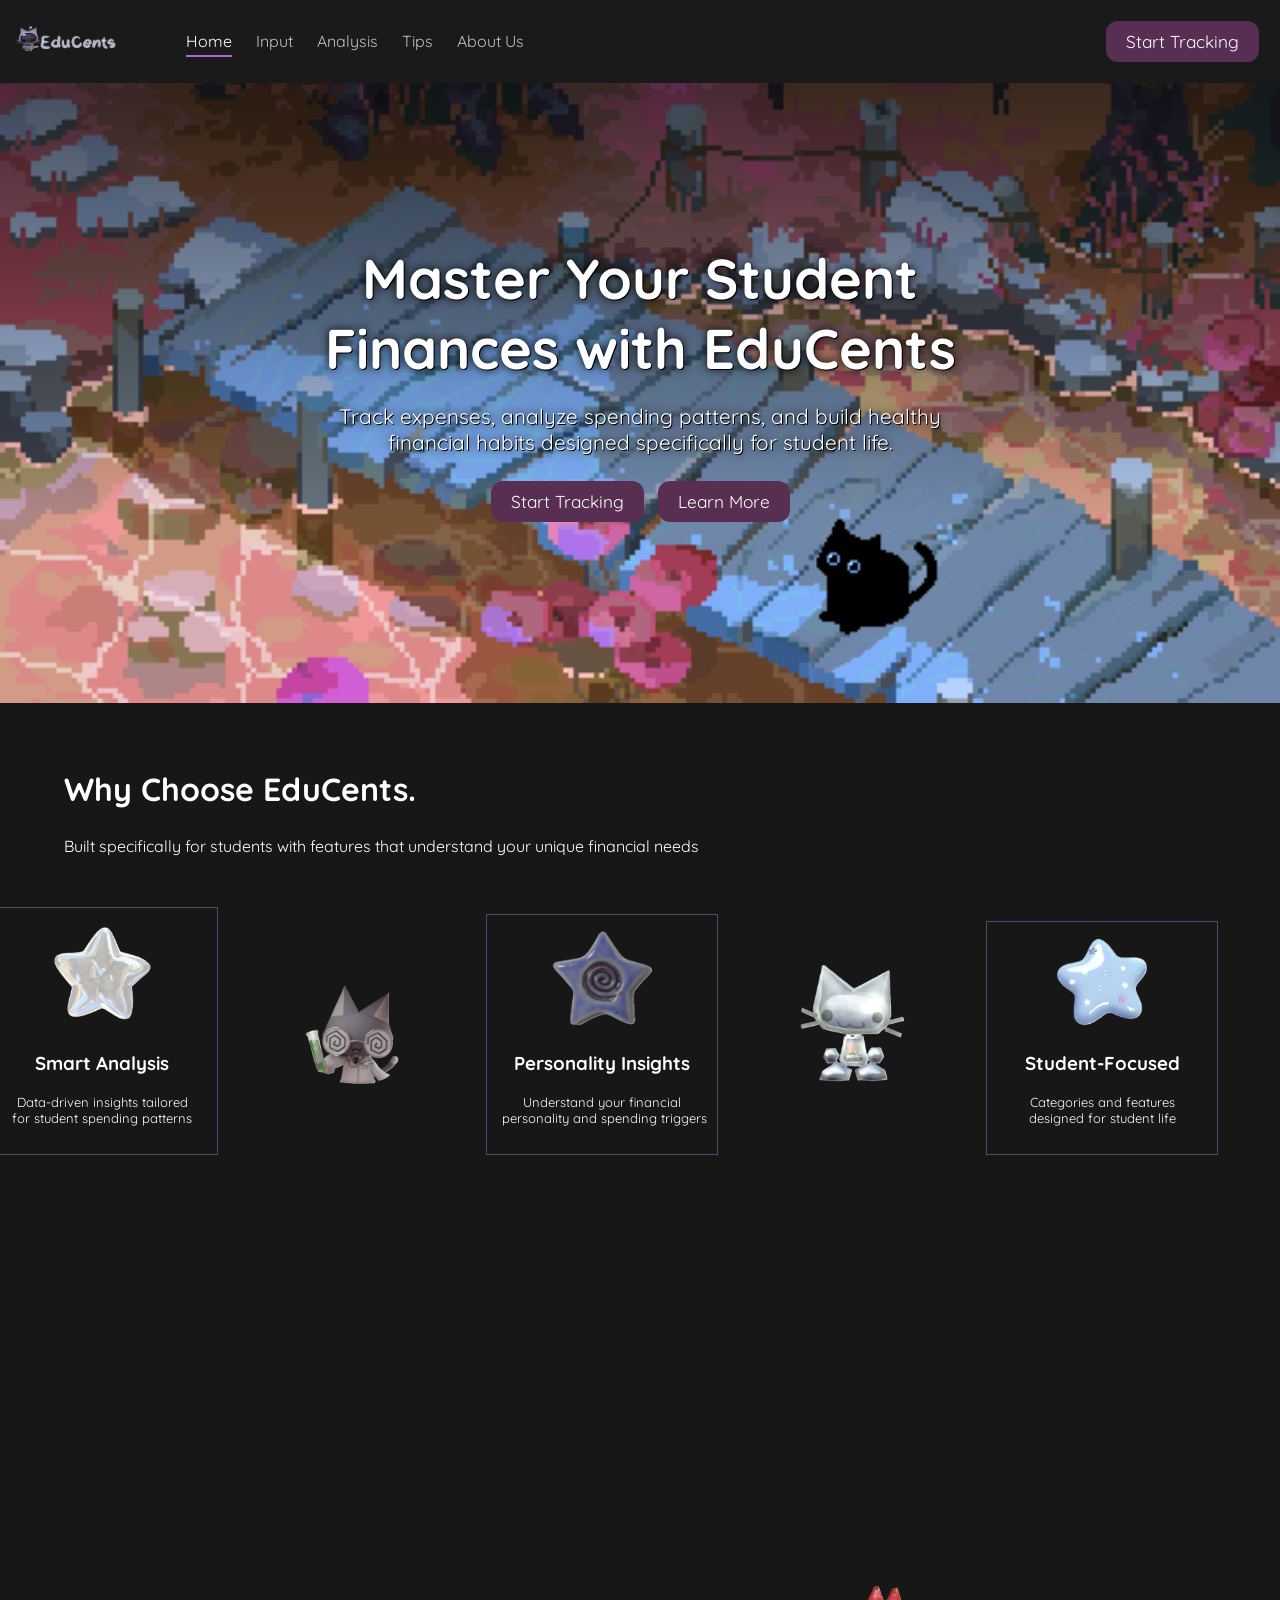
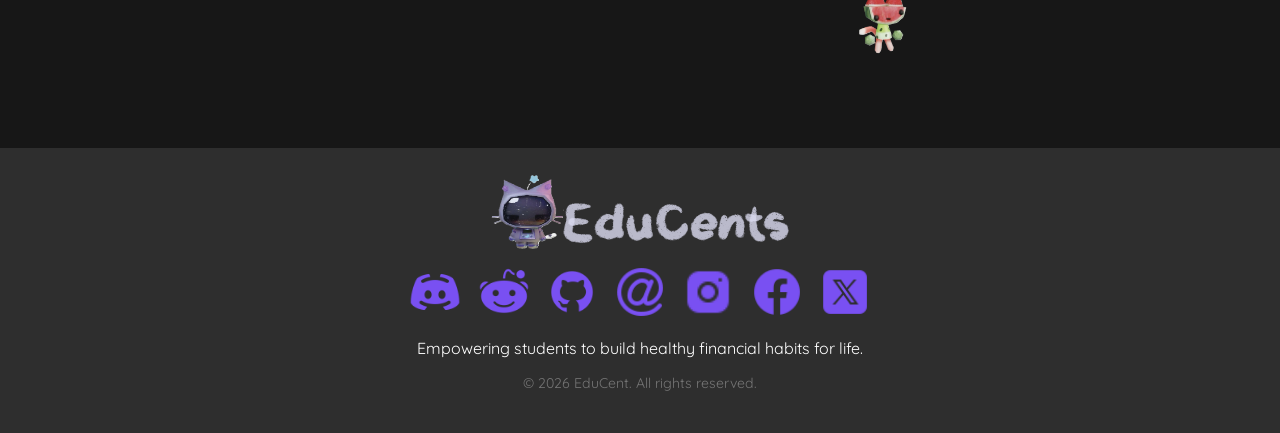
<file: HTML/index.html>
<!DOCTYPE html>
<html>
	<head>
		<meta charset = "utf-8">
		<title>EduCents - Home</title> <!-- TODO add logo and changing title logic -->
		<link rel="stylesheet" href="../CSS/main.CSS">
		<link rel="stylesheet" href="../CSS/home.css">
		
		<!-- Roboto Mono font-->
		<!--<link rel="preconnect" href="https://fonts.googleapis.com">
		<link rel="preconnect" href="https://fonts.gstatic.com" crossorigin>
		<link href="https://fonts.googleapis.com/css2?family=Roboto+Mono:ital,wght@0,100..700;1,100..700&display=swap" rel="stylesheet">
		-->
		<!-- Quicksand font-->
		<link rel="preconnect" href="https://fonts.googleapis.com">
		<link rel="preconnect" href="https://fonts.gstatic.com" crossorigin>
		<link href="https://fonts.googleapis.com/css2?family=Quicksand:wght@300..700&display=swap" rel="stylesheet">
	
		<style>
			#WhyEduCents div div img {
				width: 100px;
			}

			#WhyEduCents div img {
				width: 200px;
			}
		</style>
	</head>


	<body>
		
		<header id="header">
			<div> <!--our logo and nav links-->
				<table class="headerTable" style="width: 100%;">
					<tr>
						<td style="max-width: 60px;" >
							<a href = "#header"><img src = "../assets/EducentsLogo.png" alt = "EduCents logo"></a>
						</td>
						<td >
							<nav>
							<a href = "#header" id="selected">Home</a>
							<a href = "Input.html">Input</a>
							<a href = "Analysis.html">Analysis</a>
							<a href = "Tips.html">Tips</a>
							<a href = "AboutUs.html">About Us</a>
							</nav>
						</td>
						<td style="text-align: right;" >
							<input type="button" value="Start Tracking" class="button">
						</td>
					</tr>
				</table>				
			</div>
		</header>
		<main>
			<section class="parallax1">
				<div id="parallax1">
				<h1>Master Your Student<br>Finances with EduCents</h1>
					<p id="titleCaption">Track expenses, analyze spending patterns, and build healthy<br>financial habits designed specifically for student life.</p>
					<a href = "Input.html"><input type = "button" value = "Start Tracking"  class="button"></a>
					<a href = "Input.html"><input type = "button" value = "Learn More" class="button"></a>
				</div>
			</section>

			<section>

			</section>

			<section id="WhyEduCents">
				<h2>Why Choose EduCents.</h2>
				<p class="left-align">Built specifically for students with features that understand your unique financial needs</p>
				<br>
				<div>
					<marquee scrolldelay = "200" behavior = "alternate">
						<div>
							<img src="../assets/star1.png" alt="icon"/>
							<h3>Smart Analysis</h3>
							<p class="font-light">Data-driven insights tailored 
								<br>for student spending patterns</p>
						</div>

						<img src="../assets/cat2.png" alt="EduCent logo"/>

						<div>
							<img src="../assets/star2.png" alt="icon"/>
							<h3>Personality Insights</h3>
							<p class="font-light">Understand your financial 
								<br>personality and spending triggers</p>
						</div>

						<img src="../assets/cat3.png" alt="EduCent logo"/>

						<div>
							<img src="../assets/star3.png" alt="icon"/>
							<h3>Student-Focused</h3>
							<p class="font-light">Categories and features
								<br> designed for student life</p>
						</div>

						<img src="../assets/cat4.png" alt="EduCent logo"/>

						<div>
							<img src="../assets/star4.png" alt="icon"/>
							<h3>Easy Tracking</h3>
							<p class="font-light">Quick expense input with
								<br> smart categorization</p>
						</div>

						<img src="../assets/cat5.png" alt="EduCent logo"/>


						<!------------------Duplicates-------------------------->
						<div>
							<img src="../assets/star1.png" alt="icon"/>
							<h3>Smart Analysis</h3>
							<p class="font-light">Data-driven insights tailored 
								<br>for student spending patterns</p>
						</div>

						<img src="../assets/cat2.png" alt="EduCent logo"/>

						<div>
							<img src="../assets/star2.png" alt="icon"/>
							<h3>Personality Insights</h3>
							<p class="font-light">Understand your financial 
								<br>personality and spending triggers</p>
						</div>

						<img src="../assets/cat3.png" alt="EduCent logo"/>

						<div>
							<img src="../assets/star3.png" alt="icon"/>
							<h3>Student-Focused</h3>
							<p class="font-light">Categories and features
								<br> designed for student life</p>
						</div>

						<img src="../assets/cat4.png" alt="EduCent logo"/>

						<div>
							<img src="../assets/star4.png" alt="icon"/>
							<h3>Easy Tracking</h3>
							<p class="font-light">Quick expense input with
								<br> smart categorization</p>
						</div>

						<img src="../assets/cat5.png" alt="EduCent logo"/>


					</marquee>
				</div>
			</section>


			<section class="parallax2">
				<marquee direction="down" behavior = "alternate" height="100%" scrollamount = "20">
					<marquee behavior = "alternate" width="100%" scrollamount = "20">
						<img src="../assets/watermelon-cat.png"  width = "100">
					</marquee>
				</marquee>
			</section>
		</main>


		<footer>
            <!-- logo -->
            <h1>
			<a href = "index.html"><img class = "footerimg" src = "../assets/EducentsLogo.png" alt = "EduCents logo"></a>
            </h1>
            <!-- our social links -->
            <div >
                <a href = "https://discord.com/">
                    <img src="../assets/discord-logo 1.png" width="50" height="50" alt="discord">
                </a>
                <a href = "https://www.reddit.com/">
                    <img src="../assets/reddit 1.png" width="50" height="50" alt="reddit">
                </a>
                <a href = "https://github.com/">
                    <img src="../assets/github 1.png" width="50" height="50" alt="github">
                </a>
                <a href = "mailto:educents@gmail.com">
                    <img src="../assets/icons8-email-symbol-50.png" width="45" height="45" alt="email">
                </a>
                <a href= "https://www.instagram.com/">
                    <img src="../assets/icons8-instagram-30.png" width="50" height="50" alt="insta">
                </a>
                <a href= "https://www.facebook.com/">
                    <img src="../assets/icons8-facebook-50 1.png" width="50" height="50" alt="facebook">
                </a>
                    <a href= "https://x.com/?lang=en">
                    <img src="../assets/icons8-x-50 1.png" width="50" height="50" alt="x">
                </a>
            </div>
 
            <!-- footer text -->
            <p>Empowering students to build healthy financial habits for life.</p>
            <p style="font-size: 0.88rem; color: rgb(117, 117, 117);">© 2026 EduCent. All rights reserved.</p>
        </footer>
    </body>
</html>
</file>
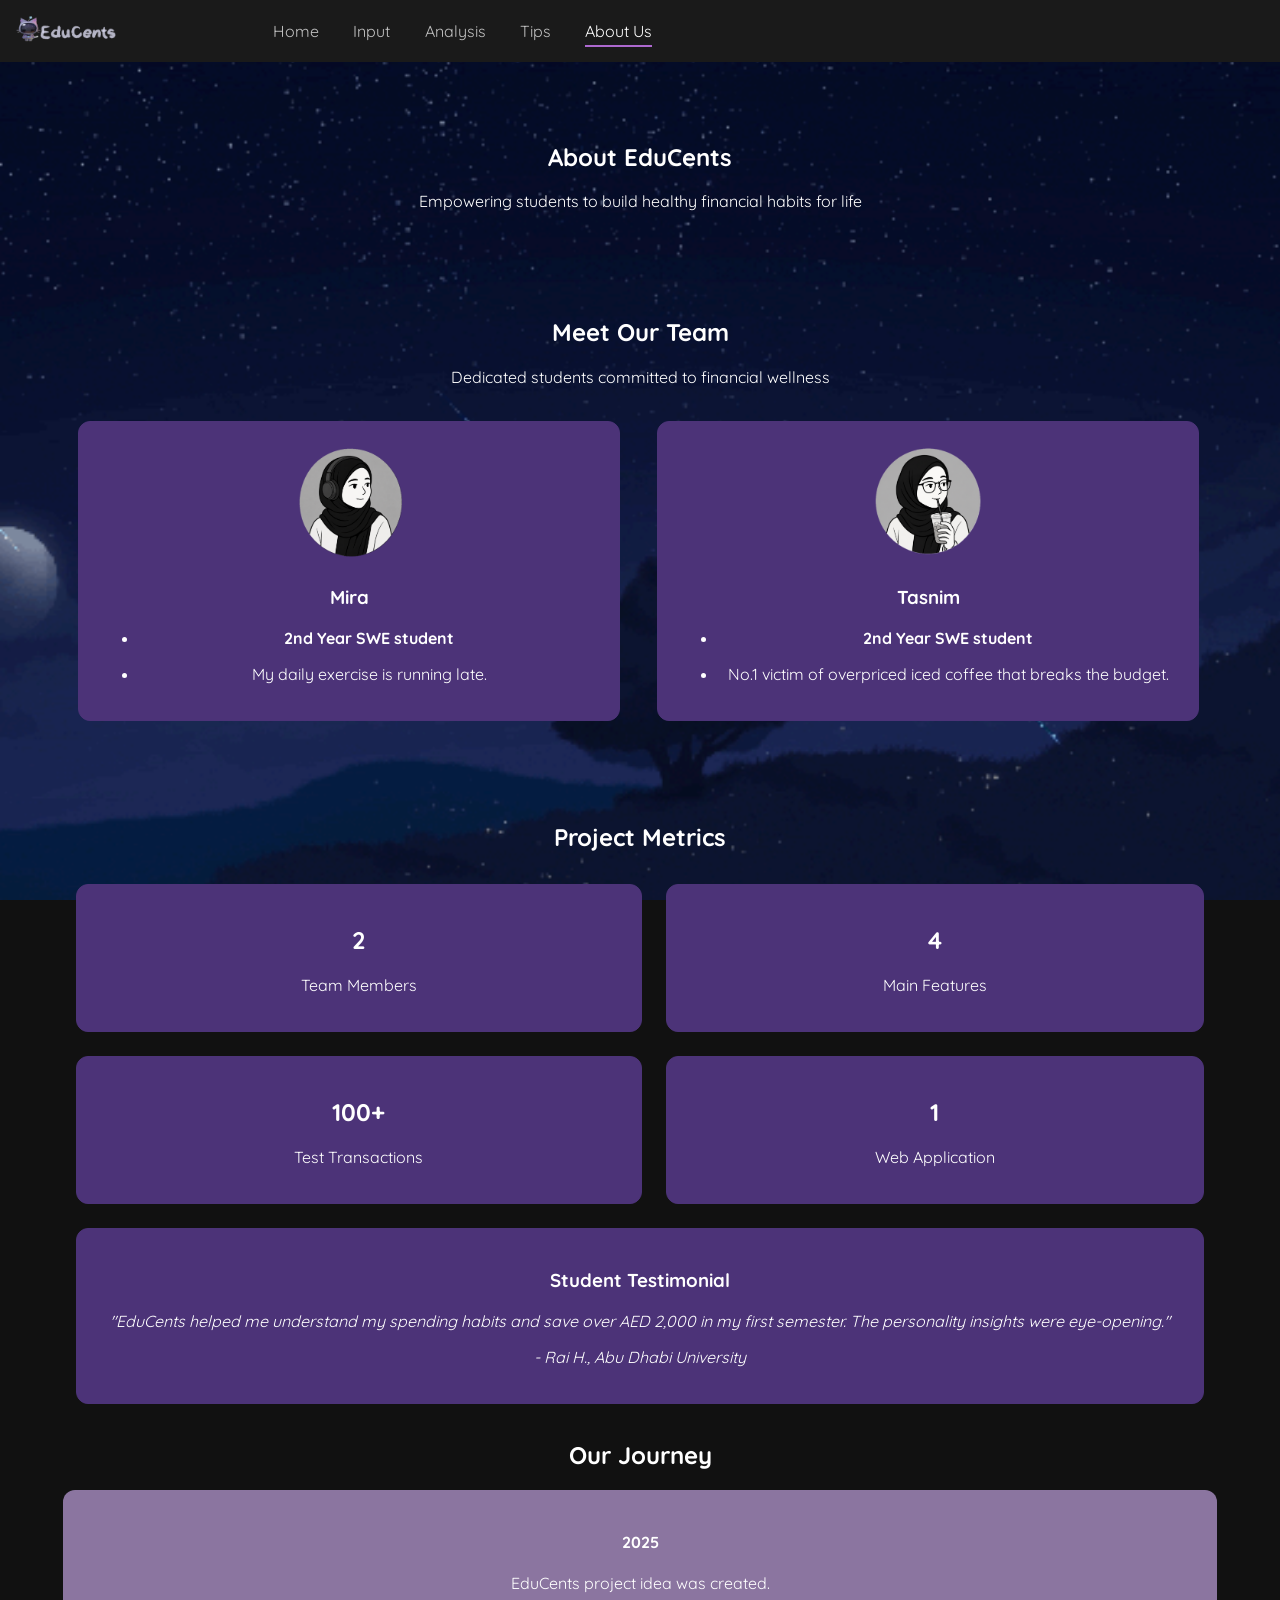
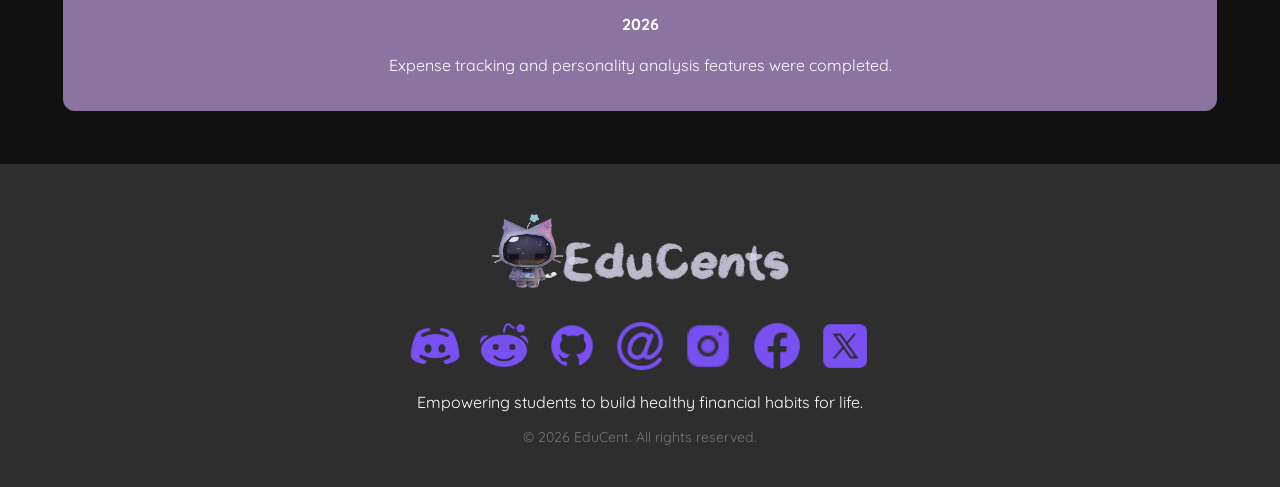
<file: HTML/AboutUs.html>
<!DOCTYPE html>
<html>
    <head>
        <meta charset = "utf-8">
		<title>About Us</title>
        <link rel="stylesheet" href="../CSS/main.CSS">
        <link rel="stylesheet" href="../CSS/aboutus.css">
        
        <!-- Quicksand font-->
        <link rel="preconnect" href="https://fonts.googleapis.com">
        <link rel="preconnect" href="https://fonts.gstatic.com" crossorigin>
        <link href="https://fonts.googleapis.com/css2?family=Quicksand:wght@300..700&display=swap" rel="stylesheet">
        <style>
    
            body{
                font-family: quicksand;
                margin:0;

                background-color:#111111;
            }
    
            .aboutHeader{
                text-align:center;
                padding:40px;
            }
    
            .aboutSection{
                padding:30px 60px;
            }
    
            .memberBox{
                border:1px solid #4c3378;
                background-color:#4c3378;
                padding:20px;
                margin:15px;
                text-align:center;
                transition:0.3s;
            }
    
            .memberBox:hover{
                transform:scale(1.05);
            }
    
            .metricBox{
                border:1px solid #4c3378;
                background-color:#4c3378;
                padding:20px;
                margin:10px;
                text-align:center;
                transition:0.3s;
            }
    
            .metricBox:hover{
                transform:scale(1.05);
            }
    
    
            hr{
                margin-left:50px;
                margin-right:50px;
            }
    
        </style>
    
        <script>
    
            function showJourney()
            {
                var output = "";
    
                for(var year = 2025; year <= 2026; year++)
                {
                    if(year == 2025)
                    {
                        output += "<h4>" + year + "</h4>";
                        output += "<p>EduCents project idea was created.</p>";
                    }
    
                    if(year == 2026)
                    {
                        output += "<h4>" + year + "</h4>";
                        output += "<p>Expense tracking and personality analysis features were completed.</p>";
                    }
                }
    
                document.getElementById("journeyYears").innerHTML = output;
            }
    
        </script>
    
    </head>
 
    <body onload="showJourney()">
        <header id="header">
            <div> <!--our logo and nav links-->
                <table class="headerTable" style="width: 100%;">
                    <tr>
                        <td style="max-width: 60px;" >
                            <a href = "index.html"><img src = "../assets/EducentsLogo.png" alt = "EduCents logo"></a>
                        </td>
                        <td>
                            <nav>
							<a href = "index.html">Home</a>
							<a href = "Input.html">Input</a>
                            <a href = "Analysis.html">Analysis</a>
                            <a href = "Tips.html">Tips</a>
                            <a href = "#header" id="selected">About Us</a>
                            </nav>
                        </td>
                    </tr>
                </table>                
            </div>
        </header>
		
        <main>
        
            <section class="aboutHeader">
                <h1>About EduCents</h1>
        
                <p>
                    Empowering students to build healthy financial habits for life
                </p>
        
            </section>
        
        
            <section class="aboutSection">
                <h2 style="text-align:center;">Meet Our Team</h2>
                <p style="text-align:center;">
                    Dedicated students committed to financial wellness
                </p>
        
                <table style="width:100%;">
                    <tr>
                        <td>
                            <div class="memberBox">
                                <img src="../assets/Mira.png" alt="Member 1" width="120">
        
                                <h3>Mira</h3>
        

                                <ul>
                                <li><p><b>2nd Year SWE student</b></p></li>
                                <li>
                                <p>
                                    My daily exercise is running late.
                                </p>
                                </li>
                                </ul>
                            </div>
                        </td>
                        <td>
                            <div class="memberBox">
        
                                <img src="../assets/Tanseem.png" alt="Member 2" width="120">
        
                                
                                <h3>Tasnim</h3>
                                <ul>
                                <li>
                                <p><b>2nd Year SWE student</b></p></li>
                                <li>
                                <p>
                                    No.1 victim of overpriced iced coffee that breaks the budget.
                                </p>
                                </li>
                                </ul>
                            </div>
                        </td>
                    </tr>
                </table>
            </section>
                
            
            <section class="aboutSection">
                <table style="width:100%;">
                    <tr>
                        <td style="width:50%;">
                            <h2>Project Metrics</h2>
                            <table style="width:100%;">
                                <tr>
                                    <td>
                                        <div class="metricBox">
                                            <h1>2</h1>
                                            <p>Team Members</p>
        
                                        </div>
                                    </td>
        
                                    <td>
                                        <div class="metricBox">
                                            <h1>4</h1>
                                            <p>Main Features</p>
        
                                        </div>
                                    </td>
        
                                </tr>
                                <tr>
                                    <td>
                                        <div class="metricBox">
                                            <h1>100+</h1>
                                            <p>Test Transactions</p>
                                        </div>
                                    </td>
        
                                    <td>
                                        <div class="metricBox">
                                            <h1>1</h1>
                                            <p>Web Application</p>
                                        </div>
                                    </td>
                                </tr>
                                <tr>
                                    <td colspan="2">
                                        <div class="metricBox">
                                            <h3>Student Testimonial</h3>
                                            <p style="font-style:italic;">
                                                "EduCents helped me understand my spending habits and save
                                                over AED 2,000 in my first semester. The personality insights were eye-opening."
                                            </p>
                                
                                            <p>
                                                <em>- Rai H., Abu Dhabi University</em>
                                            </p>
                                        </div>
                                    </td>
                                </tr>
                            </table>
                        </td>
                    </tr>
                    <tr>
                        <td>
                            <h2>Our Journey</h2>
                            <div id="journeyYears"></div>
                        </td>
                    </tr>
                </table>
            </section>
        </main>
 
 
 
		<footer>
            <!-- logo -->
            <h1>
			<a href = "index.html"><img class = "footerimg" src = "../assets/EducentsLogo.png" alt = "EduCents logo"></a>
            </h1>
            <!-- our social links -->
            <div >
                <a href = "https://discord.com/">
                    <img src="../assets/discord-logo 1.png" width="50" height="50" alt="discord">
                </a>
                <a href = "https://www.reddit.com/">
                    <img src="../assets/reddit 1.png" width="50" height="50" alt="reddit">
                </a>
                <a href = "https://github.com/">
                    <img src="../assets/github 1.png" width="50" height="50" alt="github">
                </a>
                <a href = "mailto:educents@gmail.com">
                    <img src="../assets/icons8-email-symbol-50.png" width="45" height="45" alt="email">
                </a>
                <a href= "https://www.instagram.com/">
                    <img src="../assets/icons8-instagram-30.png" width="50" height="50" alt="insta">
                </a>
                <a href= "https://www.facebook.com/">
                    <img src="../assets/icons8-facebook-50 1.png" width="50" height="50" alt="facebook">
                </a>
                    <a href= "https://x.com/?lang=en">
                    <img src="../assets/icons8-x-50 1.png" width="50" height="50" alt="x">
                </a>
            </div>
 
            <!-- footer text -->
            <p>Empowering students to build healthy financial habits for life.</p>
            <p style="font-size: 0.88rem; color: rgb(117, 117, 117);">© 2026 EduCent. All rights reserved.</p>
        </footer>
    </body>
</html>
</file>
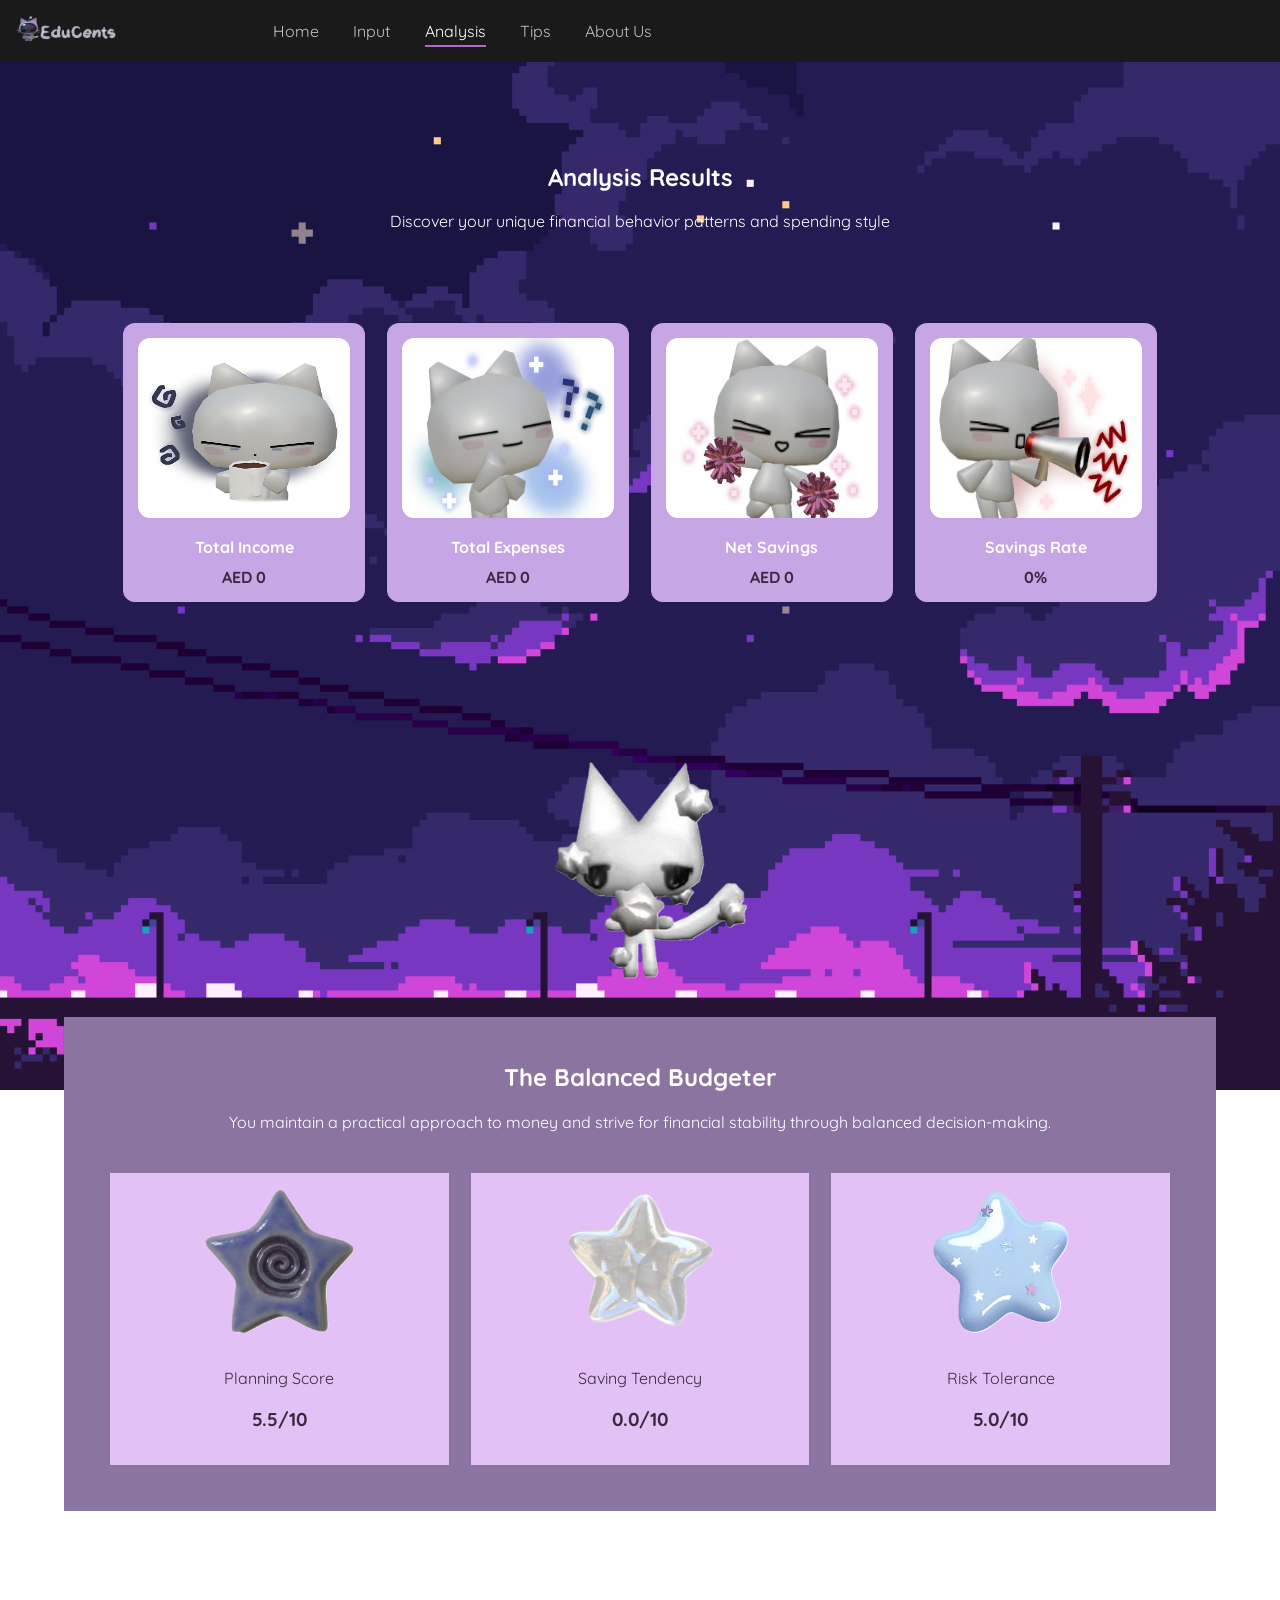
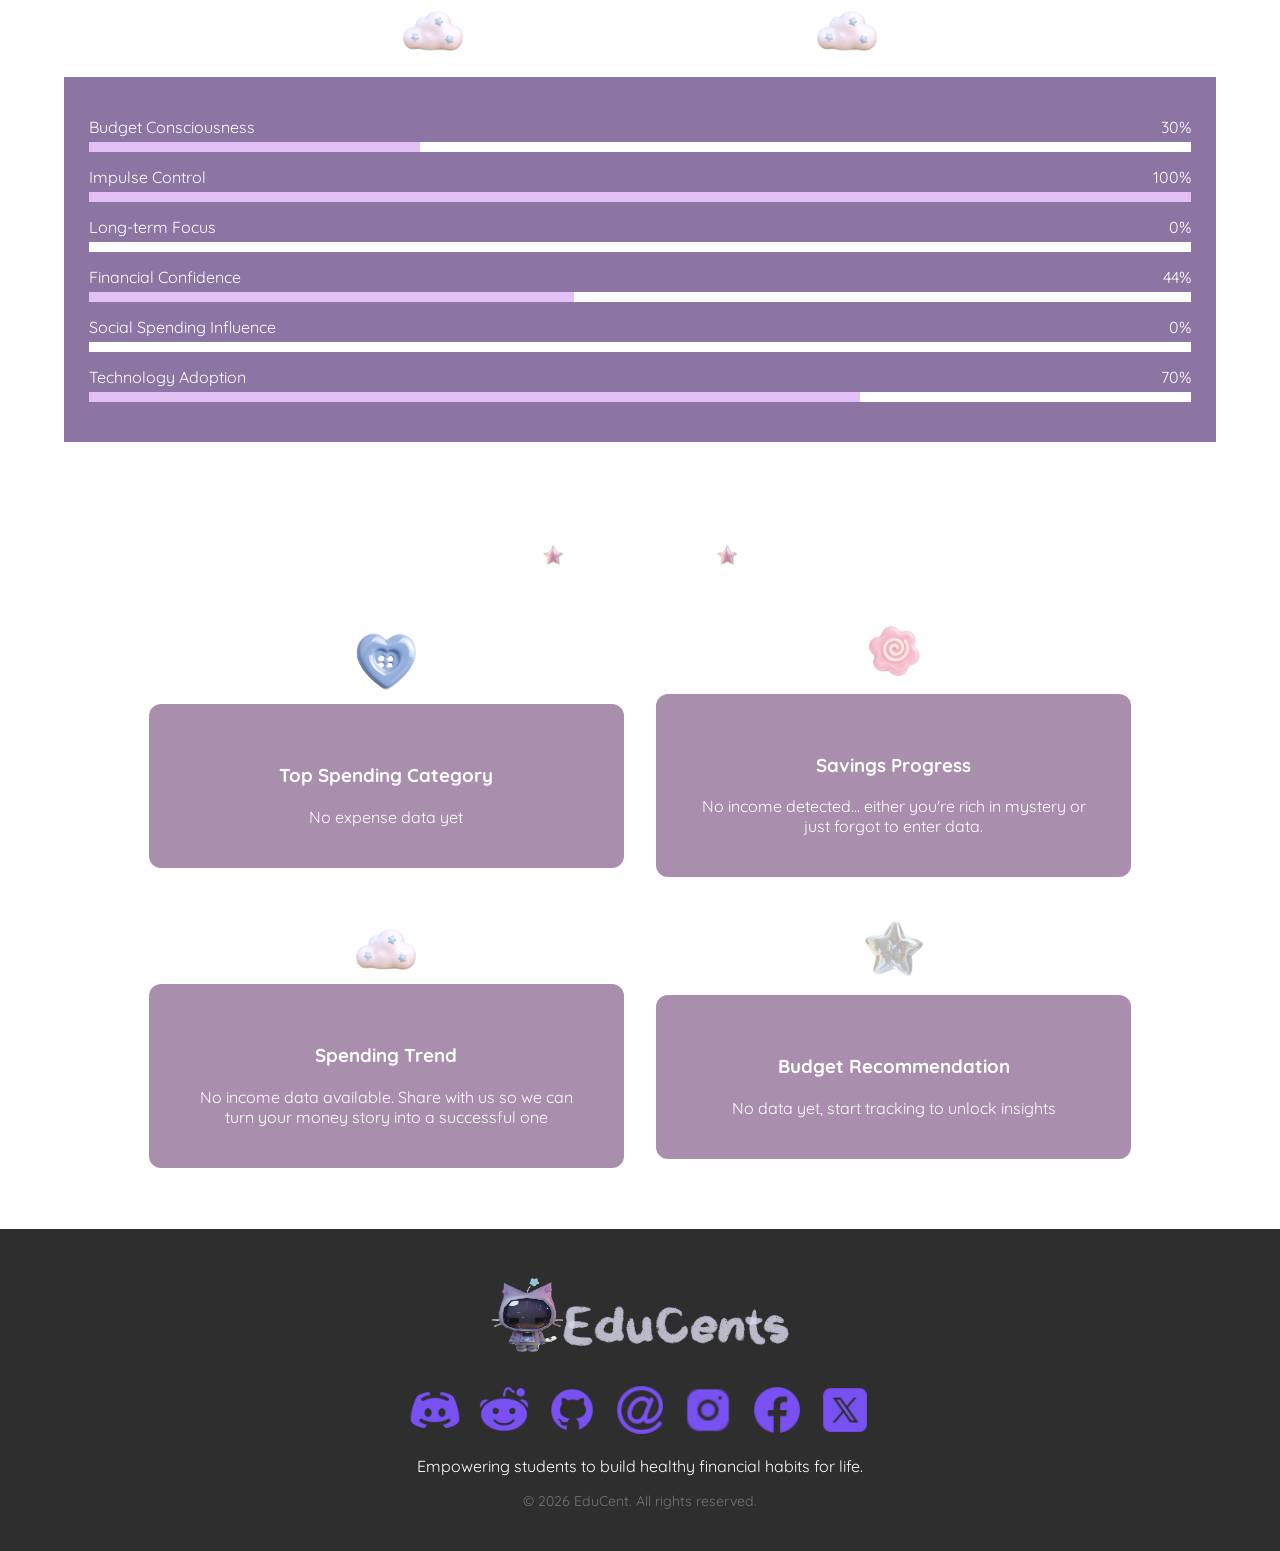
<file: HTML/Analysis.html>
<!DOCTYPE html>
<html>
    <head>
        <meta charset = "utf-8">
		<title>Analysis Results</title>
        <link rel="stylesheet" href="../CSS/main.CSS">
        <link rel="stylesheet" href="../CSS/analysis.css">
        
        <link rel="preconnect" href="https://fonts.googleapis.com">
        <link rel="preconnect" href="https://fonts.gstatic.com" crossorigin>
        <link href="https://fonts.googleapis.com/css2?family=Quicksand:wght@300..700&display=swap" rel="stylesheet">

        <style>
            .incomeRows{
                background-color: rgb(219, 201, 250);
            }
            .expenseRows{
                background-color: rgb(216, 175, 216);
            }
        </style>
    
        <script>
            var incomeRows = "";
            var expenseRows = "";

            function loadPersonality(){
                var income = parseFloat(localStorage.getItem("totalIncome"));
                var expense = parseFloat(localStorage.getItem("totalExpense"));
                var rows = localStorage.getItem("expenseRows");
 
                if(isNaN(income)) income = 0;
                if(isNaN(expense)) expense = 0;
                if(rows == null) rows = "";
 
                calculatePersonality(income, expense, rows);
            }
 
            function calculatePersonality(income, expense, rows){
                var savingsRate = 0;
                if(income > 0){
                    savingsRate = ((income - expense) / income) * 100;
                }
                if(savingsRate < 0){ savingsRate = 0; }
                calculateScores(savingsRate, rows);
            }
 
            function calculateScores(savingsRate, rows){
                var planningScore;
                var savingTendency;
                var riskTolerance = 5;
                var food = 0;
                var transport = 0;
                var education = 0;
                var entertainment = 0;
                var shopping = 0;
 
                if(savingsRate >= 40){ planningScore = 8.5; }
                else if(savingsRate >= 25){ planningScore = 7.5; }
                else if(savingsRate >= 10){ planningScore = 6.5; }
                else if(savingsRate >= 0){ planningScore = 5.5; }
                else{ planningScore = 3.5; }
 
                savingTendency = savingsRate / 10;
                if(savingTendency > 10){ savingTendency = 10; }
 
                var word = "";
                for(var i = 0; i < rows.length; i++){
                    var ch = rows[i];
                    if(ch != "<" && ch != ">" && ch != "/" && ch != " "){
                        word += ch;
                    } else {
                        if(word == "Food&Dining" || word == "Food"){ food++; }
                        else if(word == "Transportation"){ transport++; }
                        else if(word == "Education"){ education++; }
                        else if(word == "Entertainment"){ entertainment++; }
                        else if(word == "Shopping"){ shopping++; }
                        word = "";
                    }
                }
 
                if(entertainment >= 2){ riskTolerance++; }
                if(shopping >= 2){ riskTolerance++; }
                if(education >= 2){ riskTolerance--; }
                if(savingsRate > 40){ riskTolerance--; }
                if(riskTolerance < 3){ riskTolerance = 3; }
                if(riskTolerance > 9){ riskTolerance = 9; }
 
                displaySummary(planningScore, savingTendency, riskTolerance,
                    savingsRate, entertainment, shopping, education);
            }
 
            function displaySummary(planning, saving, risk, savingsRate, entertainment, shopping, education){
                document.getElementById("planningScore").innerHTML = planning.toFixed(1) + "/10";
                document.getElementById("savingTendency").innerHTML = saving.toFixed(1) + "/10";
                document.getElementById("riskTolerance").innerHTML = risk.toFixed(1) + "/10";
 
                var personality;
                var description;
 
                if(planning >= 8 && saving >= 6){
                    personality = "The Mindful Spender";
                    description = "You demonstrate thoughtful financial decision-making with a balanced approach to saving and spending. You prioritize essential expenses while maintaining room for occasional treats.";
                }
                else if(saving >= 8 && risk <= 4){
                    personality = "The Cautious Saver";
                    description = "You value security and consistently prioritize saving. You carefully consider financial decisions before taking action.";
                }
                else if(planning >= 7){
                    personality = "The Goal-Oriented Planner";
                    description = "You make intentional choices and focus on achieving long-term financial goals through discipline and planning.";
                }
                else if(risk >= 7){
                    personality = "The Free Spirit";
                    description = "You enjoy flexibility and experiences, although developing stronger financial habits could improve stability.";
                }
                else{
                    personality = "The Balanced Budgeter";
                    description = "You maintain a practical approach to money and strive for financial stability through balanced decision-making.";
                }
 
                document.getElementById("personalityType").innerHTML = personality;
                document.getElementById("personalityDescription").innerHTML = description;
 
                calculateTraits(planning, savingsRate, entertainment, shopping, education);
            }
 
            function calculateTraits(planning, savingsRate, entertainment, shopping, education){
                var budget = Math.round(Math.min(100, savingsRate + 30));
                var impulse = Math.max(0, 100 - (shopping * 15));
                var focus = Math.min(100, Math.round((education * 10) + savingsRate));
                var confidence = Math.round(planning * 8);
                var social = Math.min(100, entertainment * 15);
                var tech = 70 + ((shopping + entertainment) % 21);
 
                setTrait("budget", budget);
                setTrait("impulse", impulse);
                setTrait("focus", focus);
                setTrait("confidence", confidence);
                setTrait("social", social);
                setTrait("tech", tech);
            }
 
            function setTrait(name, value){
                document.getElementById(name + "Trait").innerHTML = value + "%";
                document.getElementById(name + "Bar").style.width = value + "%";
            }
        </script>
 
    </head>
 
    <body onload="loadAnalysis()">
        <header id="header">
            <div>
                <table class="headerTable" style="width: 100%;">
                    <tr>
                        <td style="max-width: 60px;" >
			            <a href = "index.html"><img class = "footerimg" src = "../assets/EducentsLogo.png" alt = "EduCents logo"></a>
                        </td>
                        <td>
                            <nav>
                            <a href = "index.html">Home</a>
                            <a href = "Input.html">Input</a>
                            <a href = "#header" id="selected">Analysis</a>
                            <a href = "Tips.html">Tips</a>
                            <a href = "AboutUs.html">About Us</a>
                            </nav>
                        </td>
                    </tr>
                </table>                
            </div>
 
            <script>
                var income = 0;
                var expense = 0;

                var header = "<tr>" +
                    "<th>Type</th>" +
                    "<th>Category</th>" +
                    "<th>Description</th>" +
                    "<th>Amount</th>" +
                    "<th>Date</th>" +
                    "</tr>";
                    
                function loadAnalysis(){
                   income = parseFloat(localStorage.getItem("totalIncome"));
                   expense = parseFloat(localStorage.getItem("totalExpense"));
 
                    if(isNaN(income)) income = 0;
                    if(isNaN(expense)) expense = 0;
 
                    calcIncome();
                    calcExpense();
                    calcNetSavings();
                    calcSavingsRate();
 
                    savingsProgress();
                    budgetReccs();
                    spendingTrend();
                    topCategory();
                    loadPersonality();
                }
 
                function calcIncome(){
                    document.getElementById("totalIncome").innerHTML = "AED " + Math.round(income * 100) / 100;
                }
 
                function calcExpense(){
                    document.getElementById("totalExpense").innerHTML = "AED " + Math.round(expense * 100) / 100;
                }
 
                function calcNetSavings(){
                    var net = income - expense;
                    net = Math.round(net * 100) / 100;
                    document.getElementById("netSavings").innerHTML = "AED " + net;
                }
 
                function calcSavingsRate(){
                    if(income === 0){
                        document.getElementById("savingsRate").innerHTML = "0%";
                    } else {
                        var rate = ((income - expense) / income) * 100;
                        rate = Math.round(rate * 100) / 100;
                        document.getElementById("savingsRate").innerHTML = rate + "%";
                    }
                }
 
                function savingsProgress(){
                    if(income === 0){
                        document.getElementById("savingsProgress").innerHTML =
                         "No income detected... either you're rich in mystery or just forgot to enter data. ";
                    } else {
                        var rate = ((income - expense) / income) * 100;
                        if (rate < 5){
                            document.getElementById("savingsProgress").innerHTML = "Your money is disappearing faster than snacks in a group project";
                        }
                        else if(rate < 20){
                            document.getElementById("savingsProgress").innerHTML = "You're barely saving, small leaks add up";
                        } else if(rate < 40){
                             document.getElementById("savingsProgress").innerHTML = "Not bad, your money is behaving... for once. Keep an eye on it though!!";
                        } else {
                             document.getElementById("savingsProgress").innerHTML = "Your savings are thriving! Teach us your ways.";
                        }
                    }
                }
 
                function budgetReccs(){
                    var net = income - expense;
                    if(income === 0 && expense === 0){
                        document.getElementById("budgetReccom").innerHTML = "No data yet, start tracking to unlock insights";
                        return;
                    }
                    if (net <= 0){
                        document.getElementById("budgetReccom").innerHTML = "DANGEROUS! Consider setting aside some income.";
                    }
                    else if(net <= 1000){
                        document.getElementById("budgetReccom").innerHTML = "You're slightly winning, but don't celebrate in a mall yet";
                    } else {
                        document.getElementById("budgetReccom").innerHTML = "Solid financial control, you're building stability!";
                    }
                }
 
                function topCategory(){
                    var rows = localStorage.getItem("expenseRows");
                    if (rows == null || rows == ""){
                        document.getElementById("topCategory").innerHTML = "No expense data yet";
                        return;
                    }
 
                    var food = 0;
                    var transport = 0;
                    var education = 0;
                    var entertainment = 0;
                    var shopping = 0;
                    var word = "";
 
                    for(var i = 0; i < rows.length; i++){
                        var ch = rows[i];
                        if (ch != "<" && ch != ">" && ch != " " && ch != "/"){
                            word += ch;
                        } else {
                            if (word == "Food & Dining" || word == "Food"){ food++; }
                            else if (word == "Transportation"){ transport++; }
                            else if (word == "Education"){ education++; }
                            else if (word == "Entertainment"){ entertainment++; }
                            else if (word == "Shopping"){ shopping++; }
                            word = "";
                        }
                    }
 
                    var max = food;
                    var result = "Food is your main expense (no judgement...)";
                    if (transport > max){ max = transport; result = "Transportation is carrying your budget"; }
                    if (education > max){ max = education; result = "Education is your biggest expense (at least it's a smart one)"; }
                    if (entertainment > max){ max = entertainment; result = "Entertainment is running your wallet (it's fine to have less fun)"; }
                    if (shopping > max){ max = shopping; result = "Shopping is your emotional support activity"; }
 
                    document.getElementById("topCategory").innerHTML = result;
                }
 
                function spendingTrend(){
                    if(income == 0){
                        document.getElementById("spendingTrend").innerHTML = "No income data available. Share with us so we can turn your money story into a successful one";
                        return;
                    }
                    var ratio = expense / income;
                    if (ratio < 0.5){
                        document.getElementById("spendingTrend").innerHTML = "You're spending very responsibly! Future you says thanks";
                    } else if (ratio < 1){
                        document.getElementById("spendingTrend").innerHTML = "You're actively using your income - just make sure to stay consistent.";
                    } else {
                        document.getElementById("spendingTrend").innerHTML = "Your wallet is screaming internally, but hey - awareness is step one. You can fix this!";
                    }
                }
            </script>
        </header>

        <main>
            <section>
                <div>
                    <br>
                    <br>
                    <h1>Analysis Results</h1>
                    <p>Discover your unique financial behavior patterns and spending style</p>
                </div>
            </section>

            <section class = "featured">
                <table>
                    <tr>
                        <td>
                            <div class="articleBox">
                                <img src="../assets/Image (2).jpg" alt="icon">
                                <h4 style="color: white;">Total Income</h4>
                                <p style="color: rgb(63, 42, 63); font-weight: bolder" id = "totalIncome">AED ###.##</p>
                            </div>
                        </td>
                        <td>
                            <div class="articleBox">
                                <img src="../assets/Image (3).jpg" alt="icon">
                                <h4 style="color: white;">Total Expenses</h4>
                                <p style="color: rgb(63, 42, 63); font-weight: bolder;" id = "totalExpense">AED ###.##</p>
                            </div>
                        </td>
                        <td>
                            <div class="articleBox">
                                <img src="../assets/Image.jpg" alt="beach vacation budget">
                                <h4 style="color: white;">Net Savings</h4>
                                <p style="color:rgb(63, 42, 63); font-weight: bolder"  id = "netSavings">AED ###.##</p>
                            </div>
                        </td>
                        <td>
                            <div class="articleBox">
                                <img src="../assets/Image (1).jpg" alt="beach vacation budget">
                                <h4 style="color: white;">Savings Rate</h4>
                                <p style="color: rgb(63, 42, 63); font-weight: bolder" id = "savingsRate">0%</p>
                            </div>
                        </td>
                    </tr>
                </table>
            </section>

            <section class="personalitySummary">
                <img src="../assets/cat4.png" alt="personality icon" width="300px">
                <div class="personalityCard">
                    
                    <h2 id="personalityType">The Mindful Spender</h2>
                    <p id="personalityDescription">
                        Personality description goes here.
                    </p>

                    <table class="scoreTable">
                        <tr>
                            <td>
                                <div class="scoreBox">
                                    <img src="../assets/star2.png" alt="icon">
                                    <p>Planning Score</p>
                                    <h3 id="planningScore">0/10</h3>
                                </div>
                            </td>
                            <td>
                                <div class="scoreBox">
                                    <img src="../assets/star1.png" alt="icon">
                                    <p>Saving Tendency</p>
                                    <h3 id="savingTendency">0/10</h3>
                                </div>
                            </td>
                            <td>
                                <div class="scoreBox">
                                    <img src="../assets/star3.png" alt="icon">
                                    <p>Risk Tolerance</p>
                                    <h3 id="riskTolerance">0/10</h3>
                                </div>
                            </td>
                        </tr>
                    </table>
                </div>
            </section>

            <section class="traitsSection">
                <h2>
                    <img src="../assets/cloud1.png" alt="icon" width="60px">
                    Personality Traits Breakdown
                    <img src="../assets/cloud1.png" alt="icon" width="60px">
                </h2>

                <div class="traitsBox">
                    <div class="trait">
                        <div class="traitHeader">
                            <span>Budget Consciousness</span>
                            <span id="budgetTrait">0%</span>
                        </div>
                        <div class="progressBar">
                            <div class="progressFill" id="budgetBar"></div>
                        </div>
                    </div>

                    <div class="trait">
                        <div class="traitHeader">
                            <span>Impulse Control</span>
                            <span id="impulseTrait">0%</span>
                        </div>
                        <div class="progressBar">
                            <div class="progressFill" id="impulseBar"></div>
                        </div>
                    </div>

                    <div class="trait">
                        <div class="traitHeader">
                            <span>Long-term Focus</span>
                            <span id="focusTrait">0%</span>
                        </div>
                        <div class="progressBar">
                            <div class="progressFill" id="focusBar"></div>
                        </div>
                    </div>

                    <div class="trait">
                        <div class="traitHeader">
                            <span>Financial Confidence</span>
                            <span id="confidenceTrait">0%</span>
                        </div>
                        <div class="progressBar">
                            <div class="progressFill" id="confidenceBar"></div>
                        </div>
                    </div>

                    <div class="trait">
                        <div class="traitHeader">
                            <span>Social Spending Influence</span>
                            <span id="socialTrait">0%</span>
                        </div>
                        <div class="progressBar">
                            <div class="progressFill" id="socialBar"></div>
                        </div>
                    </div>

                    <div class="trait">
                        <div class="traitHeader">
                            <span>Technology Adoption</span>
                            <span id="techTrait">0%</span>
                        </div>
                        <div class="progressBar">
                            <div class="progressFill" id="techBar"></div>
                        </div>
                    </div>
                </div>
            </section>

            <section class="keyInsights">
                <h2>
                <img src="../assets/star4.png" width="20px"/>
                Key Insights
                <img src="../assets/star4.png" width="20px"/>
                </h2>

                <table>
                    <tr>
                        <td>
                            <img src="../assets/heart1.png" />
                            <div>
                                <h3>Top Spending Category</h3>
                                <p id = "topCategory">#######################</p>
                            </div>
                        </td>
                        <td>
                            <img src="../assets/shiny-flower.png" />
                            <div>
                                <h3>Savings Progress</h3>
                                <p id = "savingsProgress">#######################</p>
                            </div>
                        </td>
                    </tr>
                    <tr>
                        <td>
                            <br>
                            <img src="../assets/cloud1.png" />
                            <div>
                                <h3>Spending Trend</h3>
                                <p id = "spendingTrend">#######################</p>
                            </div>
                        </td>
                        <td>
                            <img src="../assets/star1.png" />
                            <div>
                                <h3>Budget Recommendation</h3>
                                <p id = "budgetReccom">#######################</p>
                            </div>
                        </td>
                    </tr>
                </table>
            </section>
        </main>
    
        <footer>
            <h1>
                <a href = "index.html"><img class = "footerimg" src = "../assets/EducentsLogo.png" alt = "EduCents logo"></a>
            </h1>

            <div >
                <a href = "https://discord.com/">
                    <img src="../assets/discord-logo 1.png" width="50" height="50" alt="discord">
                </a>
                <a href = "https://www.reddit.com/">
                    <img src="../assets/reddit 1.png" width="50" height="50" alt="reddit">
                </a>
                <a href = "https://github.com/">
                    <img src="../assets/github 1.png" width="50" height="50" alt="github">
                </a>
                <a href = "mailto:educents@gmail.com">
                    <img src="../assets/icons8-email-symbol-50.png" width="45" height="45" alt="email">
                </a>
                <a href= "https://www.instagram.com/">
                    <img src="../assets/icons8-instagram-30.png" width="50" height="50" alt="insta">
                </a>
                <a href= "https://www.facebook.com/">
                    <img src="../assets/icons8-facebook-50 1.png" width="50" height="50" alt="facebook">
                </a>
                <a href= "https://x.com/?lang=en">
                    <img src="../assets/icons8-x-50 1.png" width="50" height="50" alt="x">
                </a>
            </div>

            <p>Empowering students to build healthy financial habits for life.</p>
            <p style="font-size: 0.88rem; color: rgb(117, 117, 117);">© 2026 EduCent. All rights reserved.</p>
        </footer>
    </body>
</html>
</file>
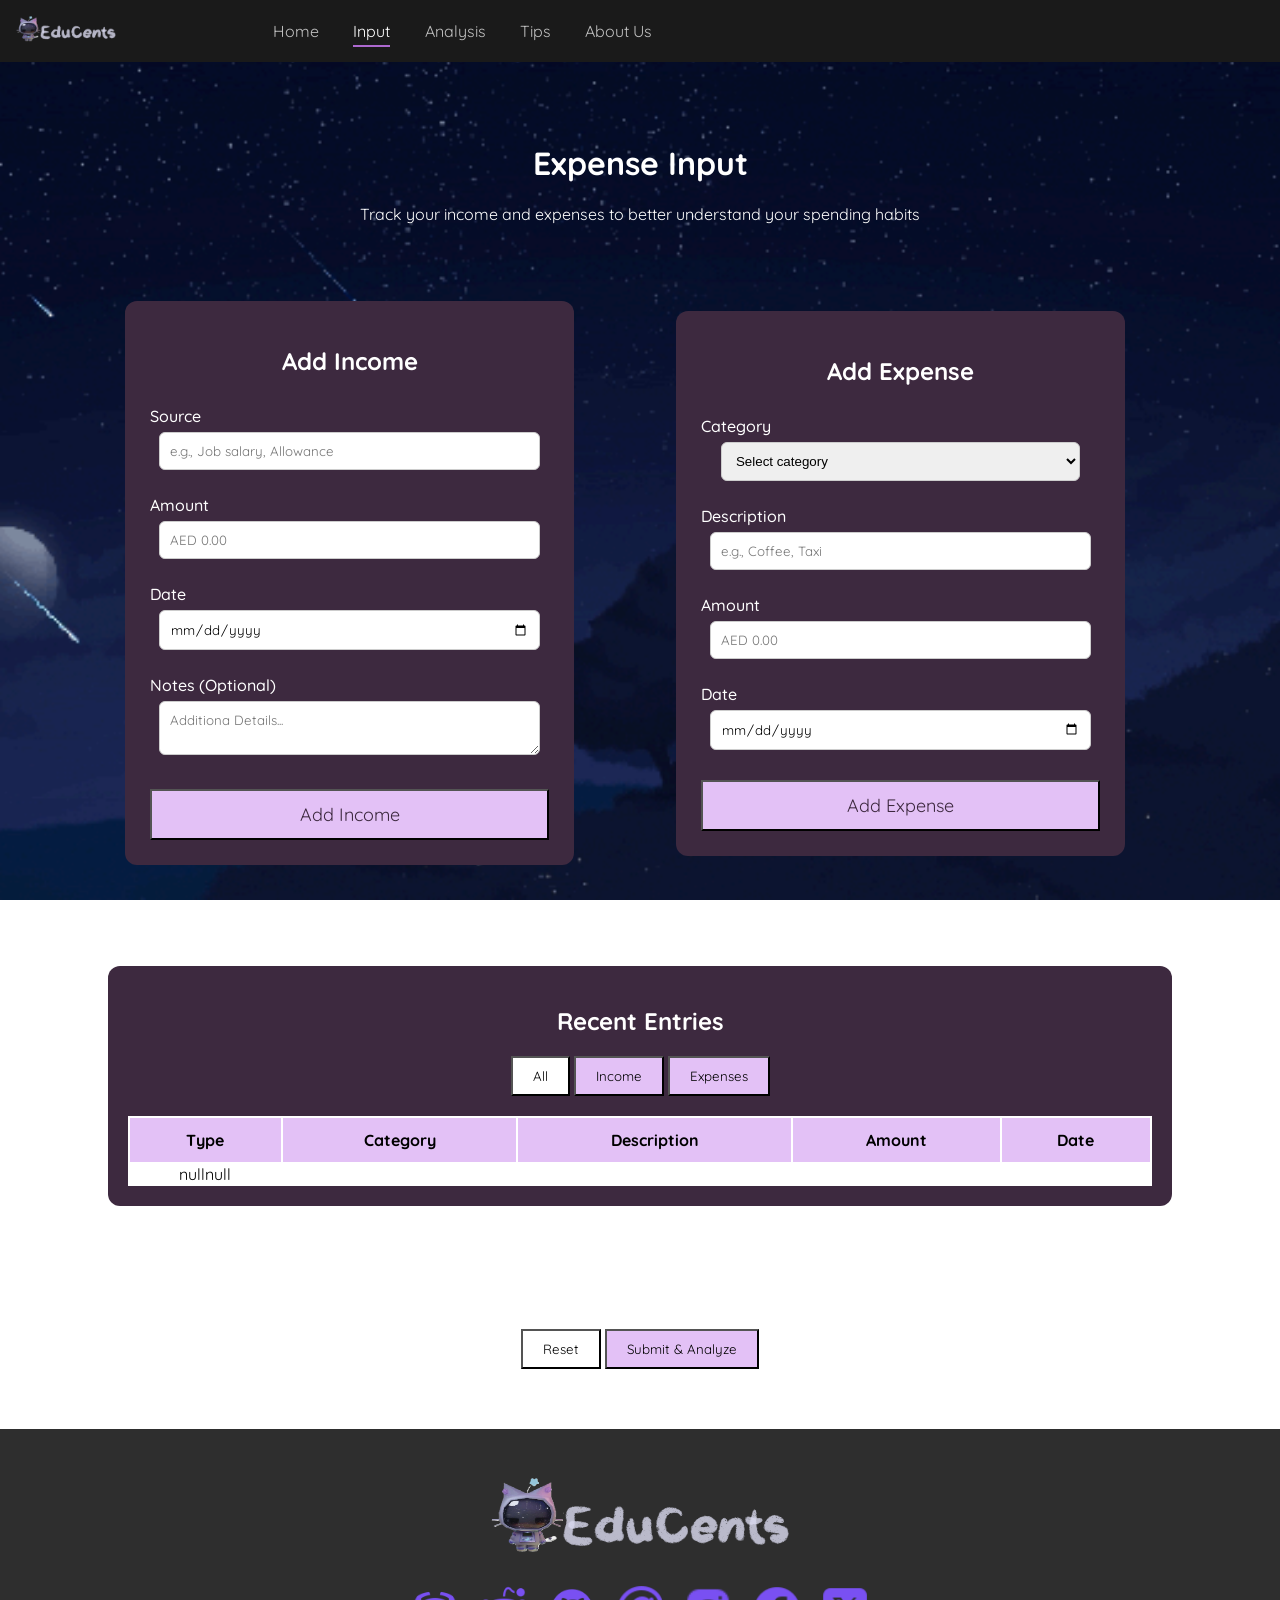
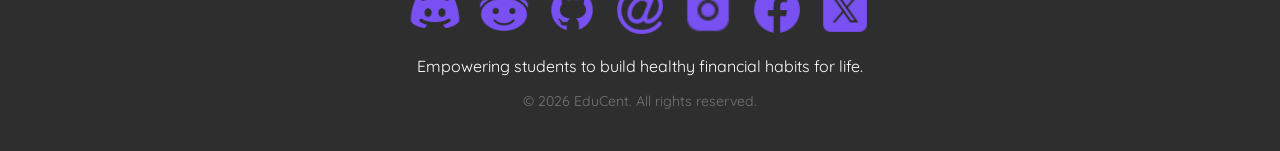
<file: HTML/Input.html>
<!DOCTYPE html>
<html>
    <head>
        <meta charset = "utf-8">
		<title>Expense Input</title> <!-- TODO add logo and changing title logic -->
        <link rel="stylesheet" href="../CSS/main.CSS">
        <link rel="stylesheet" href="../CSS/input.css">
        
        <!-- Roboto Mono font-->
        <!--<link rel="preconnect" href="https://fonts.googleapis.com">
        <link rel="preconnect" href="https://fonts.gstatic.com" crossorigin>
        <link href="https://fonts.googleapis.com/css2?family=Roboto+Mono:ital,wght@0,100..700;1,100..700&display=swap" rel="stylesheet">
        -->
        <!-- Quicksand font-->
        <link rel="preconnect" href="https://fonts.googleapis.com">
        <link rel="preconnect" href="https://fonts.gstatic.com" crossorigin>
        <link href="https://fonts.googleapis.com/css2?family=Quicksand:wght@300..700&display=swap" rel="stylesheet">

			
		<style>
            .incomeRows{
                background-color: rgb(219, 201, 250);
            }
            .expenseRows{
                background-color: rgb(216, 175, 216);
            }
 
        </style>
    
        <script>
            var incomeRows;
            var expenseRows;
        
            var header = "<tr>" +
                "<th>Type</th>" +
                "<th>Category</th>" +
                "<th>Description</th>" +
                "<th>Amount</th>" +
                "<th>Date</th>";
                
            function addIncome(){
                var source = document.getElementById("incomeSource").value;
                var amount = parseFloat(document.getElementById("incomeAmt").value);
                
                    if (isNaN(amount)) {
                        return;
                    }
        
                var date = document.getElementById("incomeDate").value;
                var notes = document.getElementById("incomeNotes").value;
        
                incomeRows =
                "<tr class='incomeRows'>" +
                "<td>Income</td>" +
                "<td>" + source + "</td>" +
                "<td>" + notes + "</td>" +
                "<td>+" + amount + "</td>" +
                "<td>" + date + "</td>" +
                "</tr>"
        
                + incomeRows;
        
                showAll();   
                localStorage.setItem("incomeRows", incomeRows);
        
                var current = localStorage.getItem("totalIncome");
        
                if(current == null || current == "")
                {
                    current = 0;
                }
                current = parseFloat(current) + amount;
                localStorage.setItem("totalIncome", current);
        
            }
        
            function addExpense(){
                var category = document.getElementById("expenseCategory").value;
                var description = document.getElementById("expenseDescr").value;
                var amount = parseFloat(document.getElementById("expenseAmt").value);
        
                if (isNaN(amount)) {
                        return;
                    }
        
                var date = document.getElementById("expenseDate").value;
        
                expenseRows =
                "<tr class='expenseRows'>" +
                "<td>Expense</td>" +
                "<td>" + category + "</td>" +
                "<td>" + description + "</td>" +
                "<td>-" + amount + "</td>" +
                "<td>" + date + "</td>" +
                "</tr>"
                +expenseRows;
        
                showAll();
        
                localStorage.setItem("expenseRows", expenseRows);
        
                var current = localStorage.getItem("totalExpense");
                if (current == null || current == "")
                {
                    current = 0;
                }
                current = parseFloat(current) + amount;
        
                localStorage.setItem("totalExpense", current);
            
            }
                function showAll(){
                    var table = document.getElementById("entriesTable");
        
            table.innerHTML = header + incomeRows + expenseRows;
                }
        
                function showIncome(){
                    var table = document.getElementById("entriesTable");
        
            table.innerHTML = header + incomeRows;
                    
                }
                function showExpenses(){
                    var table = document.getElementById("entriesTable");
        
            table.innerHTML = header + expenseRows;
                }
        
                function submitAnalyze(){
                        if(!incomeRows && !expenseRows){
                        window.alert("Oops! seems like you didn't enter any expenses or income yet. Insert data then click to analyze!")
                        return;
                    }
                    location.href = "Analysis.html";
                }
        
                function resetAll(){
        
                    var answer = prompt("This action will delete all records and cannot be undone. Type 'yes' to confirm reset");
        
                    if (answer.toLowerCase() == "yes") {
        
                    localStorage.setItem("incomeRows", "");
                    localStorage.setItem("expenseRows", "");
                    localStorage.setItem("totalIncome", 0);
                    localStorage.setItem("totalExpense", 0);
                    
                    
                    document.getElementById("incomeSource").value = "";
                    document.getElementById("incomeAmt").value = "";
                    document.getElementById("incomeDate").value = "";
                    document.getElementById("incomeNotes").value = "";
        
                    document.getElementById("expenseCategory").value = "";
                    document.getElementById("expenseDescr").value = "";
                    document.getElementById("expenseAmt").value = "";
                    document.getElementById("expenseDate").value = "";
        
                    incomeRows = "";
                    expenseRows = "";
        
                    showAll();
                        
                    }
        
                    
                }
        
                function loadInput()
                {
                incomeRows = localStorage.getItem("incomeRows");
                expenseRows = localStorage.getItem("expenseRows");
                showAll();
        
                }
        </script>
    </head>
 
    <body onload="loadInput()">
        <header id="header">
            <div> <!--our logo and nav links-->
                <table class="headerTable" style="width: 100%;">
                    <tr>
                        <td style="max-width: 60px;" >
                            <a href = "index.html"><img src = "../assets/EducentsLogo.png" alt = "EduCents logo"></a>
                        </td>
                        <td >
                            <nav>
                            <a href = "index.html">Home</a>
                            <a href = "#header" id ="selected">Input</a>
                            <a href = "Analysis.html">Analysis</a>
                            <a href = "Tips.html">Tips</a>
                            <a href = "AboutUs.html">About Us</a>
                            </nav>
                        </td>
                    </tr>
                </table>                
            </div>
        </header>
 
 
 
        <main>
    
            <div>
                <h1>Expense Input</h1>
                <p>Track your income and expenses to better understand your spending habits</p>
            </div>
        
        
            <table class="boxTable">
                <tr>
            
            
                    <td>
                        <div class="box">
            
                            <h2>Add Income</h2>
            
                            <label>Source</label>
                            <input id = "incomeSource" class="inputField" type="text" placeholder="e.g., Job salary, Allowance" required>
            
                            <label>Amount</label>
                            <input id = "incomeAmt" class="inputField" type="number" placeholder="AED 0.00" required>
            
                            <label>Date</label>
                            <input id = "incomeDate" class="inputField" type="date" required>
            
                            <label>Notes (Optional)</label>
                            <textarea id = "incomeNotes" class="inputField" placeholder="Additiona Details..."></textarea>
            
                            <button class="blackBtn" onclick="addIncome()">Add Income</button>
                        </div>
                    </td>
            
                    <!-- EXPENSE -->
                    <td>
                        <div class="box">
            
                            <h2>Add Expense</h2>
            
                            <label>Category</label>
                            <select id = "expenseCategory" class="inputField" required>
                                <option value="">Select category</option>
                                <option>Food & Dining</option>
                                <option>Transportation</option>
                                <option>Education</option>
                                <option>Entertainment</option>
                                <option>Shopping</option>
                                <option>Other</option>
                            </select>
            
            
                            <label>Description</label>
                            <input id = "expenseDescr" class="inputField" type="text" placeholder="e.g., Coffee, Taxi" required>
            
                            <label>Amount</label>
                            <input id = "expenseAmt" class="inputField" type="number" placeholder="AED 0.00" required>
            
                            <label>Date</label>
                            <input id = "expenseDate" class="inputField" type="date" required>
            
                            <button class="blackBtn" onclick="addExpense()">Add Expense</button>
            
                        </div>
                    </td>
            
                </tr>
            </table>
        
            <div class="entriesBox">
            
                <div class="entriesLegend">
                    <h2>Recent Entries</h2>
            
                    <div>
                        <button class="whiteBtn" onclick="showAll()">All</button>
                        <button class="smallBlackBtn" onclick="showIncome()">Income</button>
                        <button class="smallBlackBtn" onclick="showExpenses()">Expenses</button>
                    </div>
                </div>
            
                <table id = "entriesTable" class="entriesTable">
                <tr id = "head">
                    <th>Type</th>
                    <th>Category</th>
                    <th>Description</th>
                    <th>Amount</th>
                    <th>Date</th>
                </tr>
                </table>
            
            </div>
        
            <div class="bottom">
        
            <h3>Ready to analyze your data?</h3>
            <p>Submit your entries to get insights</p>
        
            <div class="bottomButtons">
                <button class="whiteBtn" onclick="resetAll()">Reset</button>
                <button class="smallBlackBtn" onclick="submitAnalyze()">Submit & Analyze</button>
            </div>
        
        </div>
        

        </main>

        <footer>
            <!-- logo -->
            <h1>
			<a href = "index.html"><img class = "footerimg" src = "../assets/EducentsLogo.png" alt = "EduCents logo"></a>
            </h1>
            <!-- our social links -->
            <div >
                <a href = "https://discord.com/">
                    <img src="../assets/discord-logo 1.png" width="50" height="50" alt="discord">
                </a>
                <a href = "https://www.reddit.com/">
                    <img src="../assets/reddit 1.png" width="50" height="50" alt="reddit">
                </a>
                <a href = "https://github.com/">
                    <img src="../assets/github 1.png" width="50" height="50" alt="github">
                </a>
                <a href = "mailto:educents@gmail.com">
                    <img src="../assets/icons8-email-symbol-50.png" width="45" height="45" alt="email">
                </a>
                <a href= "https://www.instagram.com/">
                    <img src="../assets/icons8-instagram-30.png" width="50" height="50" alt="insta">
                </a>
                <a href= "https://www.facebook.com/">
                    <img src="../assets/icons8-facebook-50 1.png" width="50" height="50" alt="facebook">
                </a>
                    <a href= "https://x.com/?lang=en">
                    <img src="../assets/icons8-x-50 1.png" width="50" height="50" alt="x">
                </a>
            </div>
 
            <!-- footer text -->
            <p>Empowering students to build healthy financial habits for life.</p>
            <p style="font-size: 0.88rem; color: rgb(117, 117, 117);">© 2026 EduCent. All rights reserved.</p>
        </footer>

    </body>
    
 
</html>
</file>
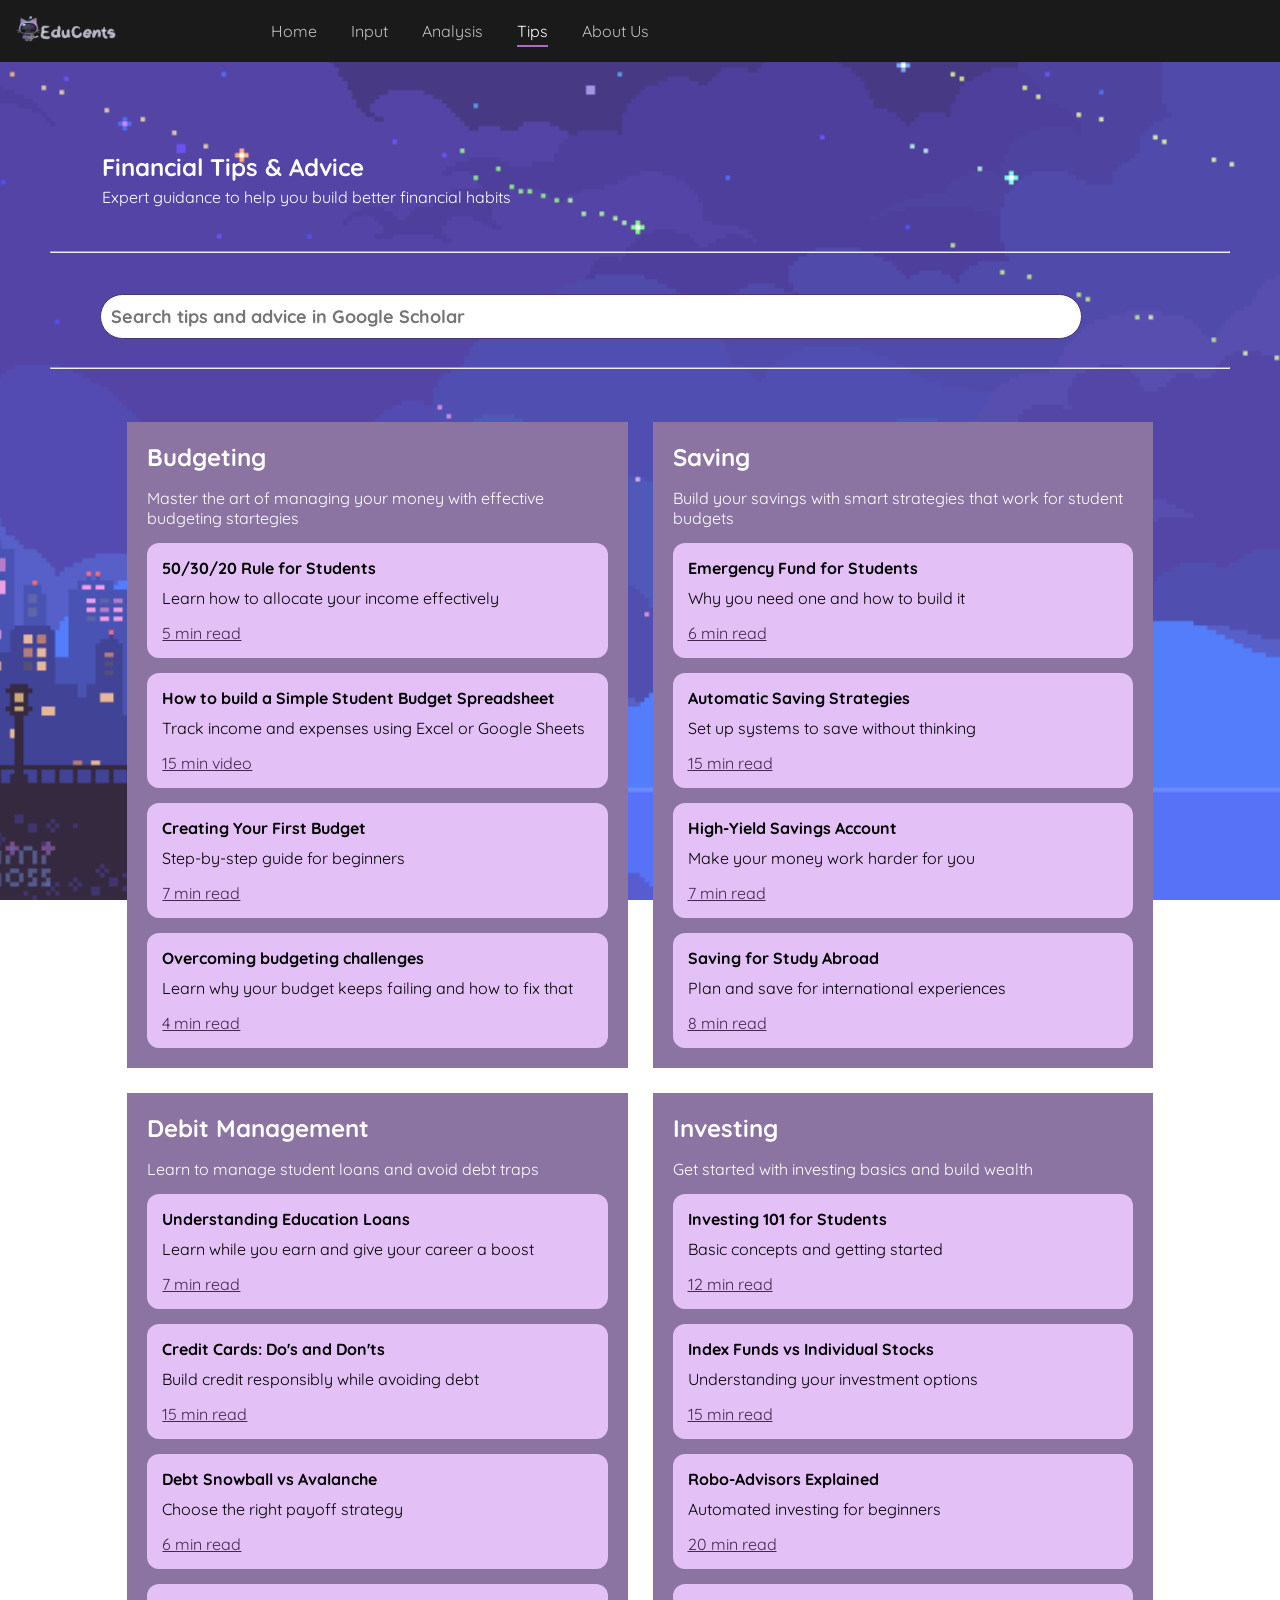
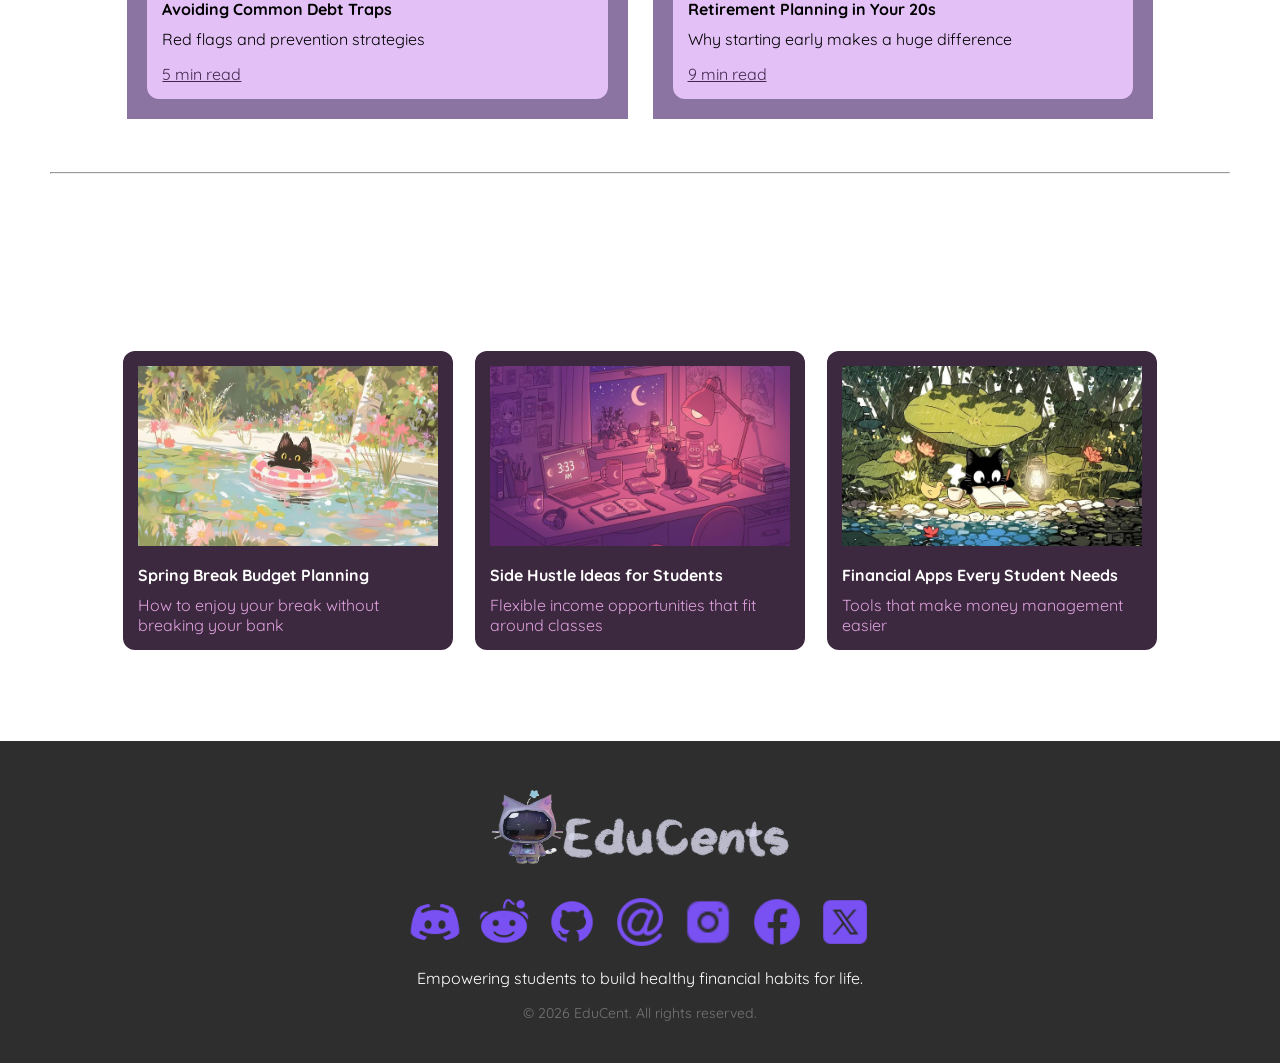
<file: HTML/Tips.html>
<!DOCTYPE html>
<html>
    <head>
        <meta charset = "utf-8">
		<title>Tips & Advice</title>
        <link rel="stylesheet" href="../CSS/main.CSS">
        <link rel="stylesheet" href="../CSS/tips.css">
        
        <!-- Quicksand font-->
        <link rel="preconnect" href="https://fonts.googleapis.com">
        <link rel="preconnect" href="https://fonts.gstatic.com" crossorigin>
        <link href="https://fonts.googleapis.com/css2?family=Quicksand:wght@300..700&display=swap" rel="stylesheet">

        <style>
            .articleBox:hover{
                transform: scale(1.05);
            }
            input{  
                padding: 6pt 30pt;
                margin-top: 10pt;
                font-weight: bold;
                font-size: large;
                background-color:white;;
                color: #4c3378;
                border-radius: 80pt;
                border: 1pt #4c3378 solid;
            }
            input:hover{
                background-color: rgb(250, 225, 253);
                border: 1pt #ECE6DD solid;
            }

            div, table tr td div {
                border-radius: 12px;
            }
        </style>
        <script>
            function searchGoogle(event){
                if(event.key == "Enter") {
                    var search = document.getElementById("searchBox").value;
 
                    location.href="https://scholar.google.com/scholar?q=" + search;
                }
            }
        </script>
    
    </head>
 
    <body>
        <header id="header">
            <div> <!--our logo and nav links-->
                <table class="headerTable" style="width: 100%;">
                    <tr>
                        <td style="max-width: 60px;" >
                            <a href = "index.html"><img src = "../assets/EducentsLogo.png" alt = "EduCents logo"></a>
                        </td>
                        <td >
                            <nav>
                            <a href = "index.html">Home</a>
                            <a href = "Input.html">Input</a>
                            <a href = "Analysis.html">Analysis</a>
                            <a href = "Tips.html" id ="selected">Tips</a>
                            <a href = "AboutUs.html">About Us</a>
                            </nav>
                        </td>
                        <td style="text-align: right;" >
                        </td>
                    </tr>
                </table>                
            </div>
        </header>
 
 
 
        <main>
            <section class ="tipsHeader">
                <div>
                    <h1>Financial Tips & Advice</h1>
                    <p>Expert guidance to help you build better financial habits</p>
                </div>
            </section>
            <hr style="margin-left: 50px; margin-right: 50px;">
            
            <section class = "searchSection">
            
                <input type = "text" id = "searchBox" placeholder="Search tips and advice in Google Scholar" onkeypress="searchGoogle(event)">
                        
            </section>
            <hr style="margin-left: 50px; margin-right: 50px;">
            
            <section class ="tipCategories">
                <table>
                    <tr>
                        <td>
                            <div>
                                <h2>Budgeting</h2>
                                <p>Master the art of managing your money with effective budgeting startegies</p>
            
                                <div class="articleBox">
                                    <h4>50/30/20 Rule for Students</h4>
                                    <p>Learn how to allocate your income effectively</p>
                                    <a href = "https://www.bankrate.com/personal-finance/what-is-the-50-30-20-rule/" target="_blank">
                                        5 min read
                                    </a>
                                </div>
            
                                <div class="articleBox">
                                    <h4>How to build a Simple Student Budget Spreadsheet</h4>
                                    <p>Track income and expenses using Excel or Google Sheets</p>
                                    <a href="https://www.youtube.com/watch?v=2RGpesX2qwM" target="_blank">
                                        15 min video
                                    </a>
                                </div>
            
                                <div class="articleBox">
                                    <h4>Creating Your First Budget</h4>
                                    <p>Step-by-step guide for beginners</p>
                                    <a href = "https://www.nerdwallet.com/article/finance/how-to-budget" target="_blank">
                                        7 min read
                                    </a>
                                </div>
            
                                <div class="articleBox">
                                    <h4>Overcoming budgeting challenges</h4>
                                    <p>Learn why your budget keeps failing and how to fix that</p>
                                    <a href = "https://www.adcb.com/en/consumer-education-awareness/money-guide-expatriates-uae/overcoming-budgeting-challenges%22 target="_blank">
                                        4 min read
                                    </a>
                                </div>
                            </div>
                        </td>
                        <td>
                            <div>
                                <h2>Saving</h2>
                                <p>Build your savings with smart strategies that work for student budgets</p>
            
                                <div class="articleBox">
                                    <h4>Emergency Fund for Students</h4>
                                    <p>Why you need one and how to build it</p>
                                    <a href="https://www.fidelity.com/learning-center/smart-money/emergency-fund" target="_blank">
                                        6 min read
                                    </a>
                                </div>
            
                                <div class="articleBox">
                                    <h4>Automatic Saving Strategies</h4>
                                    <p>Set up systems to save without thinking</p>
                                    <a href="https://www.experian.com/blogs/ask-experian/how-to-create-automatic-savings-plan/" target="_blank">
                                        15 min read
                                    </a>
                                </div>
            
                                <div class="articleBox">
                                    <h4>High-Yield Savings Account</h4>
                                    <p>Make your money work harder for you</p>
                                    <a href ="https://www.investopedia.com/articles/pf/09/high-yield-savings-account.asp" target="_blank">
                                        7 min read
                                    </a>
                                </div>
            
                                <div class="articleBox">
                                    <h4>Saving for Study Abroad</h4>
                                    <p>Plan and save for international experiences</p>
                                    <a href= "https://www.gooverseas.com/blog/how-to-budget-for-study-abroad" target="_blank">
                                        8 min read
                                    </a>
                                </div>
                            </div>
                        </td>
                    </tr>
                    <tr>
                        <td>
                            <div>
                                <h2>Debit Management</h2>
                                <p>Learn to manage student loans and avoid debt traps</p>
            
                                <div class="articleBox">
                                    <h4>Understanding Education Loans</h4>
                                    <p>Learn while you earn and give your career a boost</p>
                                    <a href= "https://www.emiratesnbd.com/en/loans/personal-loans/scholar-plus-education-loan" target="_blank">
                                        7 min read
                                    </a>
                                </div>
            
                                <div class="articleBox">
                                    <h4>Credit Cards: Do's and Don'ts</h4>
                                    <p>Build credit responsibly while avoiding debt</p>
                                    <a href= "https://www.consolidatedcredit.org/how-to-use-a-credit-card/dos-and-donts/" target="_blank">
                                        15 min read
                                    </a>
                                </div>
            
                                <div class="articleBox">
                                    <h4>Debt Snowball vs Avalanche</h4>
                                    <p>Choose the right payoff strategy</p>
                                    <a href= "https://www.investopedia.com/articles/personal-finance/080716/debt-avalanche-vs-debt-snowball-which-best-you.asp%22 target="_blank">
                                        6 min read
                                    </a>
                                </div>
            
                                <div class="articleBox">
                                    <h4>Avoiding Common Debt Traps</h4>
                                    <p>Red flags and prevention strategies</p>
                                    <a href= "https://www.exchangebankco.com/blog/post/5-common-debt-traps-to-avoid" target="_blank">
                                        5 min read
                                    </a>
                                </div>
                            </div>
                        </td>
                        <td>
                            <div>
                                <h2>Investing</h2>
                                <p>Get started with investing basics and build wealth</p>
            
                                <div class="articleBox">
                                    <h4>Investing 101 for Students</h4>
                                    <p>Basic concepts and getting started</p>
                                    <a href= "https://financialwellness.ucmerced.edu/news/2023/investing-101-guide-students" target="_blank">
                                        12 min read
                                    </a>
                                </div>
            
                                <div class="articleBox">
                                    <h4>Index Funds vs Individual Stocks</h4>
                                    <p>Understanding your investment options</p>
                                    <a href= "https://smartasset.com/investing/index-funds-vs-stocks" target="_blank">
                                        15 min read
                                    </a>
                                </div>
            
                                <div class="articleBox">
                                    <h4>Robo-Advisors Explained</h4>
                                    <p>Automated investing for beginners</p>
                                    <a href= "https://www.investopedia.com/terms/r/roboadvisor-roboadviser.asp" target="_blank">
                                        20 min read
                                    </a>
                                </div>
            
                                <div class="articleBox">
                                    <h4>Retirement Planning in Your 20s</h4>
                                    <p>Why starting early makes a huge difference</p>
                                    <a href= "https://www.pensionbee.com/uk/pensions-explained/retirement-planning/retirement-planning-in-your-20s%22 target="_blank">
                                        9 min read
                                    </a>
                                </div>
                            </div>
                        </td>
                    </tr>
                </table>
            </section>
            <hr style="margin-left: 50px; margin-right: 50px;">
            
            <section class = "featured">
                <table>
                    <tr>
                        <td colspan="3">
                            <marquee direction="left" style="font-size: 36px; font-weight: bolder;">Features This Week</marquee>
                        </td>
                    </tr>
                    <tr>
                        <td>
                            <div class="articleBox">
                                <a href="https://www.iowastudentloan.org/articles/college/10-budget-tips-for-spring-break-infographic.aspx" target="_blank">
                                    <img src="../assets/Beach.jpg" alt="beach vacation budget">
                                </a>
                                <h4 style="color: white;">Spring Break Budget Planning</h4>
                                <p style="color: plum;">How to enjoy your break without breaking your bank</p>
                            </div>
                        </td>
                        <td>
                            <div class="articleBox">
                                <a href="https://medium.com/@moneyonlineabubakar/5-side-hustles-for-busy-students-working-methods-03ae8c84baeb%22 target="_blank">
                                    <img src="../assets/Catdesk.jpg" alt="beach vacation budget">
                                </a>
                                <h4 style="color: white;">Side Hustle Ideas for Students</h4>
                                <p style="color: plum;">Flexible income opportunities that fit around classes</p>
                            </div>
                        </td>
                        <td>
                            <div class="articleBox">
                                <a href="https://ffnews.com/thought-leader/what-students-need-to-know-about-finance-apps/" target="_blank">
                                    <img src="../assets/catstudy.jpg" alt="beach vacation budget">
                                </a>
                                <h4 style="color: white;">Financial Apps Every Student Needs</h4>
                                <p style="color: plum;">Tools that make money management easier</p>
                            </div>
                        </td>
                    </tr>
                </table>
            </section>
        </main>
        <footer>
            <!-- logo -->
            <h1>
			<a href = "index.html"><img class = "footerimg" src = "../assets/EducentsLogo.png" alt = "EduCents logo"></a>
            </h1>
            <!-- our social links -->
            <div >
                <a href = "https://discord.com/">
                    <img src="../assets/discord-logo 1.png" width="50" height="50" alt="discord">
                </a>
                <a href = "https://www.reddit.com/">
                    <img src="../assets/reddit 1.png" width="50" height="50" alt="reddit">
                </a>
                <a href = "https://github.com/">
                    <img src="../assets/github 1.png" width="50" height="50" alt="github">
                </a>
                <a href = "mailto:educents@gmail.com">
                    <img src="../assets/icons8-email-symbol-50.png" width="45" height="45" alt="email">
                </a>
                <a href= "https://www.instagram.com/">
                    <img src="../assets/icons8-instagram-30.png" width="50" height="50" alt="insta">
                </a>
                <a href= "https://www.facebook.com/">
                    <img src="../assets/icons8-facebook-50 1.png" width="50" height="50" alt="facebook">
                </a>
                    <a href= "https://x.com/?lang=en">
                    <img src="../assets/icons8-x-50 1.png" width="50" height="50" alt="x">
                </a>
            </div>
 
            <!-- footer text -->
            <p>Empowering students to build healthy financial habits for life.</p>
            <p style="font-size: 0.88rem; color: rgb(117, 117, 117);">© 2026 EduCent. All rights reserved.</p>
        </footer>
    </body>
</html>
</file>
<file: CSS/main.CSS>
#header img{
    src: url(../assets/EducentsLogo.png);
    width: 100px;
}

.footerimg {
    width: 300px;
}

body {
    font-family: quicksand;
    margin: 0 ;
    width: 100%;
    background-color: rgb(23, 23, 23);
    color: white;
}

main {
    text-align: center;
}

section {
    padding: 20px 0;
    
}

nav a{ /*how to highlight current user's page? */
    padding: 1.5%;
    text-decoration: none;
    color: rgb(193, 193, 193);
}

nav a:hover{
    color: #7e7faf;
}

#selected{
    border-bottom: 2.2px solid rgb(173, 105, 207);
    color: white;
    padding-bottom: 4px;
    padding-left: 0;
    padding-right: 0;
    margin: auto 1.5%;
}

.headerTable {
    padding: 1%;
    /*border-bottom: 1px solid #7e7faf;*/
    background-color: rgb(26, 26, 26);
    margin-bottom: 20px;
}

footer {
    margin-top: 20px;
    text-align: center;
    padding: 20pt;
    background-color: rgb(46, 46, 46);
}

footer a {
    padding: 0.5%;
    text-decoration: none;
    color: white;
}

footer a img:hover{
    width: 350px;
    height: auto;

}

footer div a img:hover{
    width: 55px;
    height: auto;

}

footer a img{
    width: 52px;
    height: auto;

}

.font-light{
    font-size: small;
}


.button {
    margin: 5px;
    padding: 10px 20px;
    font-family: quicksand;
    /* font-weight: bolder; */
    color: white;
    border: #582f52;
    font-size: 1.08em;

    background-color: #582f52;
    border-radius: 12px;
}

.button:hover {
    transform: scale(1.1);
    background: #6a3f63;
}

input {
    font-family: quicksand;
}

button {
    font-family: quicksand;
}

.left-align {
    text-align: left;
    margin-left: 5%;
}

.right-align {
    text-align: right;
    margin-right: 5%;
}
</file>
<file: CSS/home.css>
.headerTable {
    margin-bottom: 0px;
}

footer {
    margin-top: 0px;
}

marquee div{
    /* background: #faeadd; */
    border: 1px solid #5d4573 ;
    padding: 15px;
    margin: 15px 30px;
    width: 200px;
    text-align: center;
    display: inline-block;
    transition: 0.4s;

    /* border-radius: 12px; */

}

marquee div:hover{
    /* background:#fad0f4; */
    transform: scale(1.1);
    transition: 0.3s;

}
marquee {
    display: inline-block;
}

#WhyEduCents {
    overflow: hidden ;
    padding-bottom: 30px;
    padding-top: 0;

}


.parallax1 {
    background: url(../assets/pixel-cat-pond-ezgif.com-effects2.gif);
    min-height: 400px;
    background-attachment: fixed;
    background-position: 50% 40%;
    background-repeat: no-repeat;
    background-size: cover;
    padding: 0;
}

#parallax1 {
    padding: 160px;
    height: 300px;
    text-shadow: 1px 1px #000000, 0 0 10px #000000;
    background: linear-gradient(rgba(0, 0, 0, 0.6) 0%, rgba(0, 0, 0, 0) 70%);
}
.parallax2 {
    background: url(../assets/winter-twigs-ezgif.com-effects.gif);
    min-height: 500px;
    background-attachment: fixed;
    background-position: bottom;
    background-repeat: no-repeat;
    background-size: cover;

    
}

.parallax2 marquee {
    height: 500px;
}

.parallax2 marquee marquee {
    height: 100%;
}



h1 {
    font-size: 3.5em;
    padding: 0;
    margin: 0;
}

#titleCaption {
    font-size: 1.3em;
}

h2 {
    margin-left: 5%;
    text-align: left;
    font-size: 2em;
}
</file>
<file: CSS/aboutus.css>
body {
    font-family: quicksand;
    width: 100%;
    background: url(../assets/Sky.gif);
    background-attachment: fixed;
    background-position: center;
    background-repeat: no-repeat;
    background-size: cover;
    color: white;
    margin: 0;
}

.aboutHeader {
    text-align: center;
    padding: 40px;
}

.aboutSection {
    padding: 30px 60px;
}

.memberBox {
    background: rgb(139, 117, 160);
    padding: 20px;
    margin: 15px;
    text-align: center;
    border-radius: 12px;
    transition: 0.3s;
    width: 500px;
}

.memberBox:hover {
    transform: scale(1.05);
}

.memberBox img {
    width: 120px;
    background: none;
}

.metricBox {
    background: rgb(139, 117, 160);
    padding: 20px;
    margin: 10px;
    text-align: center;
    border-radius: 12px;
    transition: 0.3s;
}

.metricBox:hover {
    transform: scale(1.05);
}

#journeyYears {
    background: rgb(139, 117, 160);
    padding: 20px;
    border-radius: 12px;
}

hr {
    margin-left: 50px;
    margin-right: 50px;
    border-color: rgb(139, 117, 160);
}
</file>
<file: CSS/analysis.css>
body {
    font-family: quicksand;
    width: 100%;
    background: url(../assets/starryNight.gif);
    background-attachment: fixed;
    background-position: center;
    background-repeat: no-repeat;
    background-size: cover;
    color: white;
}
 
section.stats div {
    padding: 20px 20px;
}
 
section.stats td{
background: rgb(199, 166, 230);
    width: 20%;
    height: 200px;

}
 

 
tr.secondRow div, tr.thirdRow div{
    height: 200px;
}
 
tr.secondRow p {
    margin-top: 0;
    padding: 5px 0;
}
 
section.stats h3{
    padding: 0;
    margin: 0;
}
 
 
section.stats table{
    margin-left: 7%;
    margin-right: 7%;
    width: 86%;
    border-spacing: 30px 60px;
    text-align: left;
}
 
section.keyInsights table{
    background: none;  
    margin-left: 9.2%;
    margin-right: 9.2%;
    width: 81.6%;
    border-spacing: 30px 20px;
    text-align: left;
    border-radius: 12px;
}
 
section.keyInsights p{
        margin: 0 auto;
        padding: 1px;
}
section.keyInsights td{
    
    width: 50%;
}
section.keyInsights td div {
    background: rgb(170, 142, 174);
    padding: 40px;
    border-radius: 12px;
    text-align: center;
}

section.keyInsights td {
    text-align: center;
}

section.keyInsights td img {
    padding: 10px;
    width: 60px;
}
 


.personalitySummary {
    width: 90%;
    margin: auto;
}

.personalityCard {
    background: rgb(139, 117, 160);
    padding: 25px;
    text-align: center;
}

.personalityCard img {
    width: 200px;
    height: 200px;
    background:none;
    margin-bottom: 10px;
}

.scoreTable {
    width: 100%;
    margin-top: 20px;
    border-spacing: 20px;
}

.scoreBox {
    background: rgb(227, 193, 246);
    color: rgb(61, 41, 63);
    padding: 15px;
}

.scoreBox img {
    width: 150px;
    height: 150px;
    background: none;

}

.traitsSection {
    width: 90%;
    margin: auto;
}

.traitsBox {
    background: rgb(141, 117, 163);
    padding: 25px;
}

.trait {
    margin: 15px 0;
}

.traitHeader {
    display: flex;
    justify-content: space-between;
    margin-bottom: 5px;
}

.progressBar {
    width: 100%;
    height: 10px;
    background: white;
}

.progressFill {
    height: 100%;
    width: 0%;
    background: rgb(227, 193, 246);
}

.personalitySummary {
    margin-top: 40px;  
    margin-bottom: 40px;
}

.traitsSection {
    margin-top: 40px; 
    margin-bottom: 40px;
}

 
.articleBox h4{
    margin-top: 0;
    margin-bottom: 10px;
}
.articleBox p{
    margin: 5px 0;
    padding: 0;
}
 
section.featured{
    margin-top: 0px;
    margin-bottom: 50px;
}
 
section.featured table{
    width: 84%;
    margin: 0 auto;
    border-spacing: 20px;
}
 
section.featured td{
    width: 25%;
}
 
section.featured td div{
    background: rgb(199, 166, 230);
    padding: 15px;
}
 
section.featured img{
    width: 100%;
    height: 180px;
    background: rgb(191,186,194);
    border-radius: 12px;
}
section.featured h2{
    margin: 0;
    padding-bottom: 10px;
}
section.featured h4{
    margin-top: 15px;
    margin-bottom: 10px;
}
section.featured p{
    margin: 0;
}
a{
    color: rgb(69, 40, 80);
}
.articleBox{
    color: black;
    background:rgb(227, 193, 246);
    border-radius: 12px;
    padding: 15px;
    margin-top: 15px;
}
</file>
<file: CSS/input.css>
body {
    font-family: quicksand;
    width: 100%;
    background: url(../assets/Sky.gif);
    min-height: 500px;
    background-attachment: fixed;
    background-position: center;
    background-repeat: no-repeat;
    background-size: cover;
    color: white;
}
main {
    width: 100%;
    padding: 40px 0;
}
.boxTable {
    width: 90%;
    margin: auto;
    border-spacing: 50px;
}
 
.boxTable td {
    width: 50%;
 
}
.box {
    background:  rgb(61, 41, 63);
    border-radius: 12px;
    margin: 10px;
    padding: 25px;
    width: 80%;
}
.inputField {
    width: 90%;
    padding: 10px;
    margin-top: 6px;
    margin-bottom: 15px;
    border: 1px solid #ccc;
    border-radius: 6px;
}
label {
    float: left;
    font-weight: 500;
    text-align: left;
    margin-top: 10px;
}
textarea{
    font-family: quicksand;
}
 
.blackBtn {
    width: 100%;
    padding: 12px;
    margin-top: 15px;
    background: rgb(227, 193, 246);
    color:  rgb(61, 41, 63);
    font-size: large;
}
.whiteBtn {
    padding: 10px 20px;
    background: white;
}
.smallBlackBtn {
    padding: 10px 20px;
    background: rgb(227, 193, 246);
    color: black;
}
.bottom {
    width: 100%;
    margin-top: 40px;
    text-align: center;
}
.bottomButtons {
    margin-top: 20px;
}
.entriesTable {
    width: 100%;
    background:  white;
    margin-top: 20px;
    color: black;
}
 
.entriesTable th {
    background: rgb(227, 193, 246);
    padding: 12px;
    color: black;
}
 
.entriesTable td {
    padding: 12px;
}
.entriesBox{
    width:80%;
    margin:40px auto;
    padding:20px;
    border-radius:12px;
    background: rgb(61, 41, 63);
}
.entriesTable tr:hover {
    background:  rgb(61, 41, 63);
    color: white;
}
</file>
<file: CSS/tips.css>
section{
    text-align: left;
}
section.tipsHeader{
    margin-left: 8%;
    margin-right: 8%;
    margin-top: 50px;
}
 
section.tipsHeader h1{
    margin-bottom: 5px;
}
 
section.tipsHeader p{
    margin-top: 0;
}
 
section.searchSection table{
    width: 84%;
    margin: 30px auto;
}
 
section.searchSection input{
    width: 75%;
    padding: 10px;
    margin-left: 100px;
}
 
section.tipCategories table{
    width: 84%;
    margin: 0 auto;
    border-spacing: 25px;
}
 
section.tipCategories td {
   background: rgb(140, 116, 162);
   padding: 20px;
   width: 50%;
}
section.tipCategories h2{
   margin-top: 0;
   margin-bottom: 10px;
}
section.tipCategories p{
    margin-bottom: 15px;
}
 
.articleBox h4{
    margin-top: 0;
    margin-bottom: 10px;
}
.articleBox p{
    margin: 5px 0;
    padding: 0;
}
 
section.featured{
    margin-top: 50px;
    margin-bottom: 50px;
}
 
section.featured table{
    width: 84%;
    margin: 0 auto;
    border-spacing: 20px;
}
 
section.featured td{
    width: 33%;
}
 
section.featured td div{
    background: rgb(61,41,63);
    padding: 15px;
}
 
section.featured img{
    width: 100%;
    height: 180px;
    background: rgb(191,186,194);
}
section.featured h2{
    margin: 0;
    padding-bottom: 10px;
}
section.featured h4{
    margin-top: 15px;
    margin-bottom: 10px;
}
section.featured p{
    margin: 0;
}
a{
    color: rgb(69, 40, 80);
}
.articleBox{
    color: black;
    background:rgb(227, 193, 246);
    border-radius: 12px;
    padding: 15px;
    margin-top: 15px;
}
body{
    background: url(../assets/fallingStars.gif);
    min-height: 500px;
    background-attachment: fixed;
    background-position: center;
    background-repeat: no-repeat;
    background-size: cover;
}
</file>
